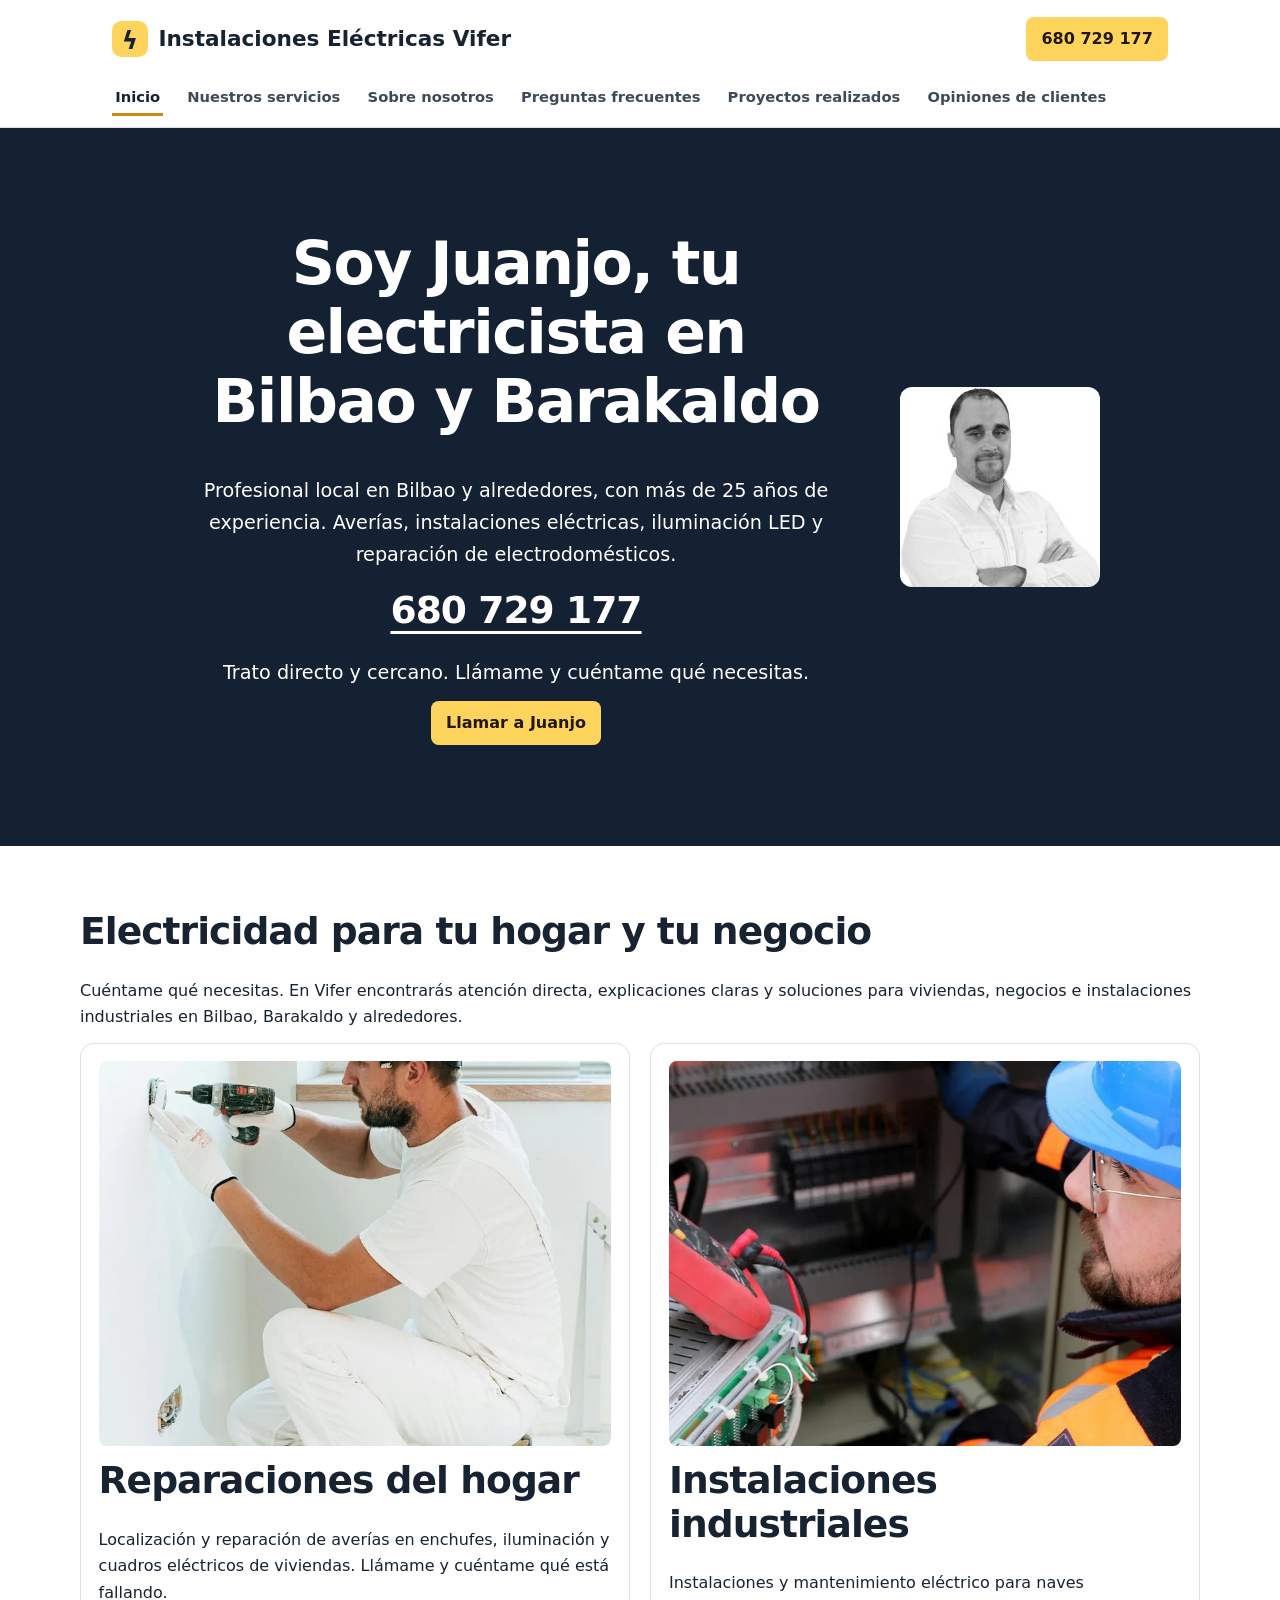
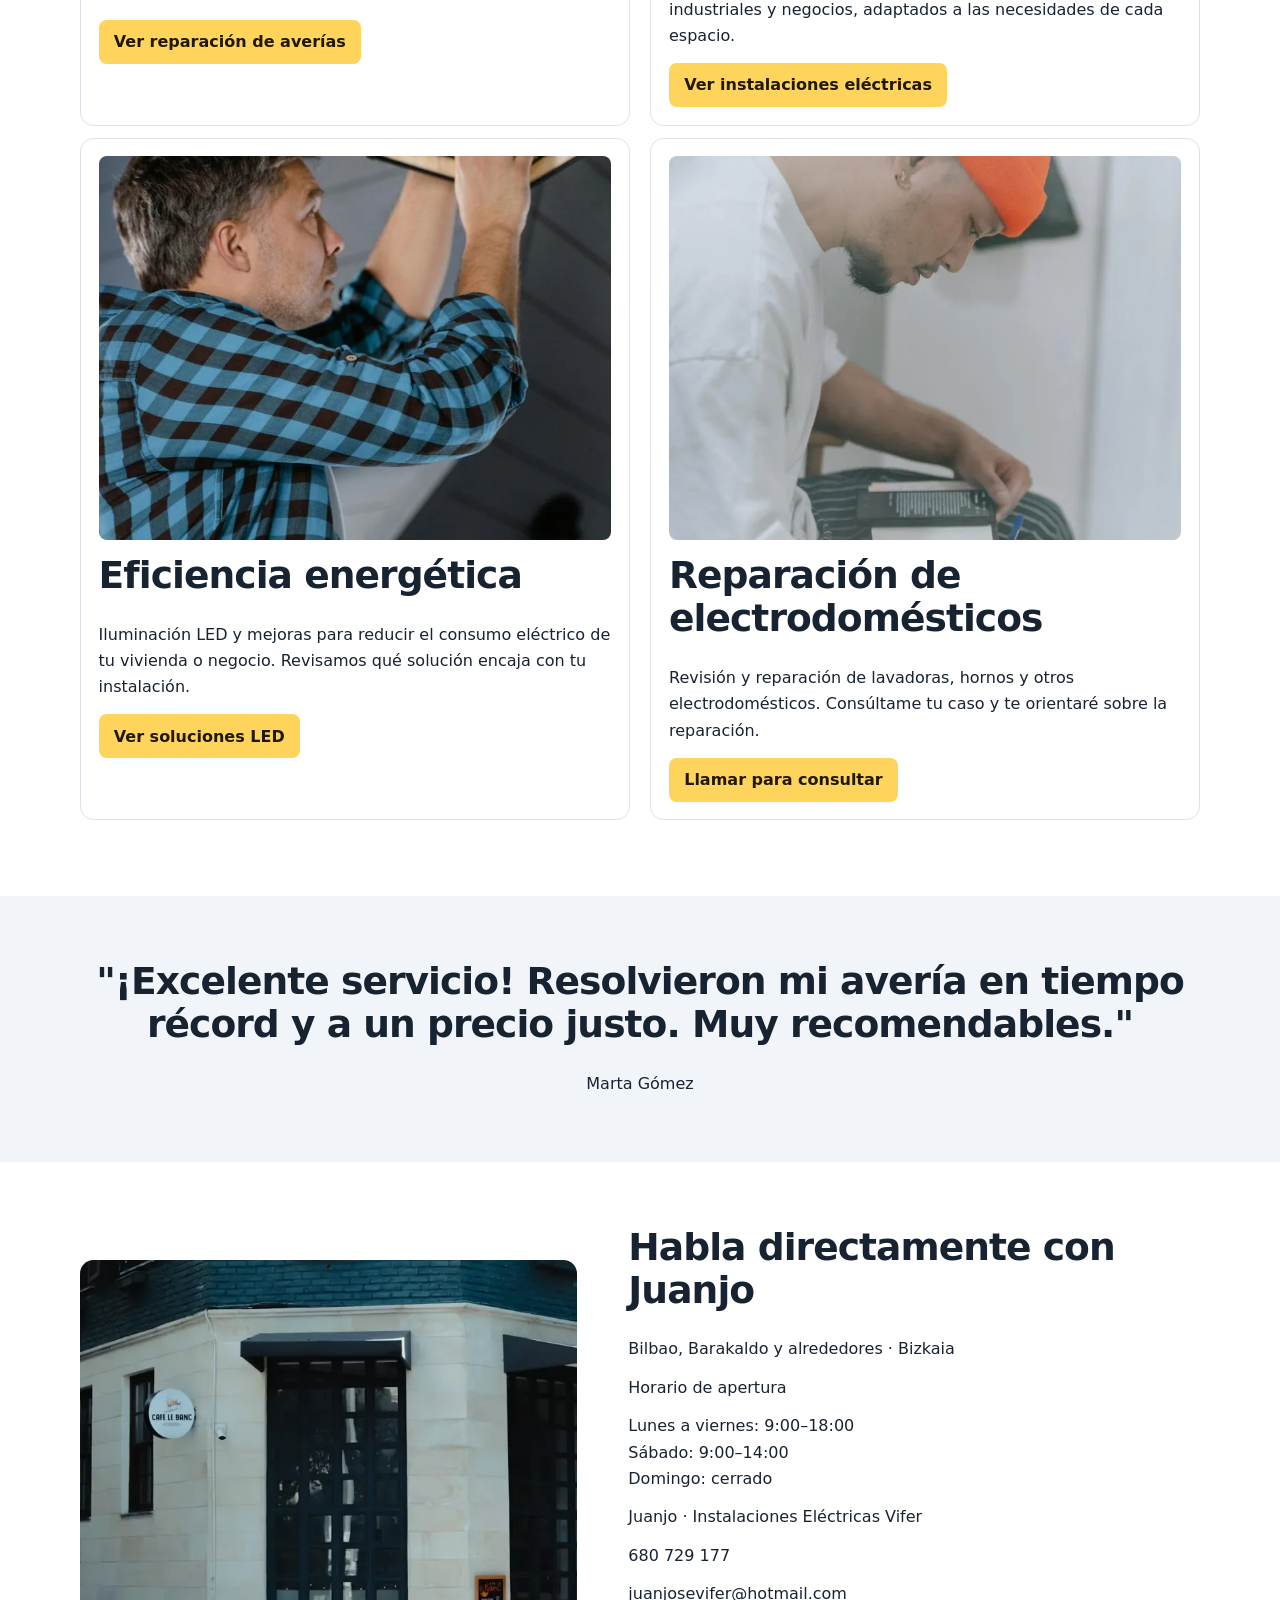
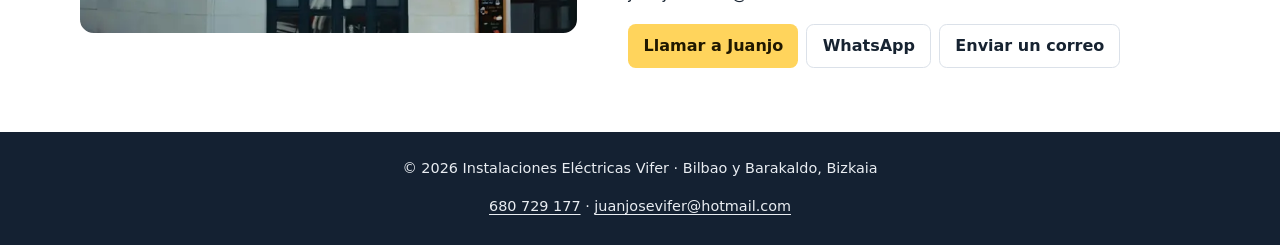
<file: index.html>
<!doctype html>
<html lang="es">
<head>
  <meta charset="utf-8">
  <meta name="viewport" content="width=device-width, initial-scale=1">
  <title>Electricista en Bilbao y Barakaldo | Instalaciones Eléctricas Vifer</title>
  <meta name="description" content="Electricista en Bilbao y Barakaldo. Instalaciones, reparación de averías y mantenimiento eléctrico para viviendas, comunidades y negocios. Llámanos al 680 729 177.">
  <link rel="canonical" href="https://www.instalacioneselectricasvifer.es/">
  <meta property="og:type" content="website">
  <meta property="og:locale" content="es_ES">
  <meta property="og:title" content="Electricista en Bilbao y Barakaldo | Instalaciones Eléctricas Vifer">
  <meta property="og:description" content="Electricista en Bilbao y Barakaldo. Instalaciones, reparación de averías y mantenimiento eléctrico para viviendas, comunidades y negocios. Llámanos al 680 729 177.">
  <meta property="og:url" content="https://www.instalacioneselectricasvifer.es/">
  <meta property="og:image" content="https://www.instalacioneselectricasvifer.es/assets/compartir-index.webp">
  <link rel="icon" type="image/svg+xml" href="./assets/icon.svg">
  <link rel="stylesheet" href="./assets/vifer.css?v=2">
  <script type="application/ld+json">{"@context": "https://schema.org", "@type": "Electrician", "@id": "https://www.instalacioneselectricasvifer.es/#vifer", "name": "Instalaciones Eléctricas Vifer", "url": "https://www.instalacioneselectricasvifer.es/", "telephone": "+34680729177", "areaServed": ["Bilbao", "Barakaldo"]}</script>
</head>
<body>
  <a class="skip" href="#contenido">Ir al contenido principal</a>
  <header class="site-header">
    <div class="top">
      <a class="brand" href="./"><span class="brand-icon" aria-hidden="true">ϟ</span><span>Instalaciones Eléctricas Vifer</span></a>
      <a class="button header-phone" href="tel:+34680729177">680 729 177</a>
    </div>
    <nav class="nav" aria-label="Menú principal">
      <a href="./" aria-current="page">Inicio</a>
      <a href="./nuestros-servicios/">Nuestros servicios</a>
      <a href="./sobre-nosotros/">Sobre nosotros</a>
      <a href="./preguntas-frecuentes/">Preguntas frecuentes</a>
      <a href="./proyectos-realizados/">Proyectos realizados</a>
      <a href="./opiniones-de-clientes/">Opiniones de clientes</a>
    </nav>
  </header>
  <main id="contenido">
<section id="jw-element-630784281" class="dark panel hero portrait-hero">
    <div class="panel-content"><div>
                    <div id="jw-element-630784282">
    
</div><div id="jw-element-630784283">
    <div>
            <h1 class="center">Soy Juanjo, tu electricista en Bilbao y Barakaldo</h1>    </div>
</div><div id="jw-element-630784284">
    <div>
            <p class="center">Profesional local en Bilbao y alrededores, con más de 25 años de experiencia. Averías, instalaciones eléctricas, iluminación LED y reparación de electrodomésticos.</p>
<h2 class="center"><a href="tel:+34680729177">680 729 177</a></h2>
<p class="center">Trato directo y cercano. Llámame y cuéntame qué necesitas.</p>    </div>
</div><div id="jw-element-630784285">
    <div class="center">
            <a class="button" href="tel:+34680729177">
                        <span>
                Llamar a Juanjo            </span>
        </a>
    </div>
</div><div id="jw-element-630784286">
    
</div></div></div>
    <img class="portrait hero-portrait" src="./assets/juanjo-vicente.png" width="200" height="200" alt="Juanjo Vicente, electricista de Instalaciones Eléctricas Vifer" fetchpriority="high">
</section>
<section id="jw-element-630784287" class="panel">
    <div class="panel-content"><div><div id="jw-element-630784288">
    <div>
            <h2>Electricidad para tu hogar y tu negocio</h2>    </div>
</div><div id="jw-element-630784289">
    <div>
            <p>Cuéntame qué necesitas. En Vifer encontrarás atención directa, explicaciones claras y soluciones para viviendas, negocios e instalaciones industriales en Bilbao, Barakaldo y alrededores.</p>    </div>
</div><div id="jw-element-630784290">
    
</div><div id="jw-element-630784291" class="columns">
    <div id="jw-element-630784292" class="column">
    <div id="jw-element-630784293">
    <div>
                            <picture>
                                            <img src="./assets/4981802.webp" width="800" height="560" alt="" loading="lazy" decoding="async">                    </picture>
            </div>
</div><div id="jw-element-630784294">
    <div>
            <h2>Reparaciones del hogar</h2>    </div>
</div><div id="jw-element-630784295">
    <div>
            <p>Localización y reparación de averías en enchufes, iluminación y cuadros eléctricos de viviendas. Llámame y cuéntame qué está fallando.</p>    </div>
</div><div id="jw-element-630784296">
    <div>
            <a class="button" href="./nuestros-servicios/">
                        <span>
                Ver reparación de averías            </span>
        </a>
    </div>
</div></div><div id="jw-element-630784297" class="column">
    <div id="jw-element-630784298">
    <div>
                            <picture>
                                            <img src="./assets/17842834.webp" width="800" height="560" alt="" loading="lazy" decoding="async">                    </picture>
            </div>
</div><div id="jw-element-630784299">
    <div>
            <h2>Instalaciones industriales</h2>    </div>
</div><div id="jw-element-630784300">
    <div>
            <p>Instalaciones y mantenimiento eléctrico para naves industriales y negocios, adaptados a las necesidades de cada espacio.</p>    </div>
</div><div id="jw-element-630784301">
    <div>
            <a class="button" href="./nuestros-servicios/">
                        <span>
                Ver instalaciones eléctricas            </span>
        </a>
    </div>
</div></div></div><div id="jw-element-630784302">
    
</div><div id="jw-element-630784303" class="columns">
    <div id="jw-element-630784304" class="column">
    <div id="jw-element-630784305">
    <div>
                            <picture>
                                            <img src="./assets/7640978.webp" width="800" height="560" alt="" loading="lazy" decoding="async">                    </picture>
            </div>
</div><div id="jw-element-630784306">
    <div>
            <h2>Eficiencia energética</h2>    </div>
</div><div id="jw-element-630784307">
    <div>
            <p>Iluminación LED y mejoras para reducir el consumo eléctrico de tu vivienda o negocio. Revisamos qué solución encaja con tu instalación.</p>    </div>
</div><div id="jw-element-630784308">
    <div>
            <a class="button" href="./nuestros-servicios/">
                        <span>
                Ver soluciones LED            </span>
        </a>
    </div>
</div></div><div id="jw-element-630784309" class="column">
    <div id="jw-element-630784310">
    <div>
                            <picture>
                                            <img src="./assets/8132480.webp" width="800" height="560" alt="" loading="lazy" decoding="async">                    </picture>
            </div>
</div><div id="jw-element-630784311">
    <div>
            <h2>Reparación de electrodomésticos</h2>    </div>
</div><div id="jw-element-630784312">
    <div>
            <p>Revisión y reparación de lavadoras, hornos y otros electrodomésticos. Consúltame tu caso y te orientaré sobre la reparación.</p>    </div>
</div><div id="jw-element-630784313">
    <div>
            <a class="button" href="tel:+34680729177">
                        <span>
                Llamar para consultar            </span>
        </a>
    </div>
</div></div></div><div id="jw-element-630784314">
    
</div></div></div></section>
<section id="jw-element-630784315" class="shaded panel">
    <div class="panel-content"><div><div id="jw-element-630784316">
    <div>
            <h2 class="center">"¡Excelente servicio! Resolvieron mi avería en tiempo récord y a un precio justo. Muy recomendables."</h2>    </div>
</div><div id="jw-element-630784317">
    <div>
            <p class="center">Marta Gómez</p>    </div>
</div></div></div></section>
<section id="contacto" class="split panel">
    <div class="panel-media"><div><div><img src="./assets/11256173.webp" width="700" height="1050" alt="" loading="lazy" decoding="async"></div></div></div><div class="panel-content"><div><div id="jw-element-630784319">
    <div>
            <h2>Habla directamente con Juanjo</h2>    </div>
</div><div id="jw-element-630784320">
    
</div><div id="jw-element-630784321">
    <div>
            <p>Bilbao, Barakaldo y alrededores · Bizkaia</p>    </div>
</div><div id="jw-element-630784322">
    
</div><div id="jw-element-630784323">
    <div>
            <p>Horario de apertura</p>    </div>
</div><div id="jw-element-630784324">
    <div>
            <p>Lunes a viernes: 9:00–18:00<br>Sábado: 9:00–14:00<br>Domingo: cerrado</p>    </div>
</div><div id="jw-element-630784325">
    
</div><div id="jw-element-630784326">
    <div>
            <p>Juanjo · Instalaciones Eléctricas Vifer</p>    </div>
</div><div id="jw-element-630784327">
    <div>
            <p>680 729 177</p>    </div>
</div><div id="jw-element-630784328">
    <div>
            <p>juanjosevifer@hotmail.com</p>    </div>
</div><div id="jw-element-630784329">
    
</div><div id="jw-element-630784330">
    <div>
                </div>
</div><div id="jw-element-630784331">
    
</div></div><p class="contact-actions"><a class="button" href="tel:+34680729177">Llamar a Juanjo</a><a class="button secondary" href="https://wa.me/34680729177">WhatsApp</a><a class="button secondary" href="mailto:juanjosevifer@hotmail.com">Enviar un correo</a></p></div></section>
  </main>
  <footer class="site-footer">
    <p>© 2026 Instalaciones Eléctricas Vifer · Bilbao y Barakaldo, Bizkaia</p>
    <p><a href="tel:+34680729177">680 729 177</a> · <a href="mailto:juanjosevifer@hotmail.com">juanjosevifer@hotmail.com</a></p>
  </footer>
</body>
</html>
</file>
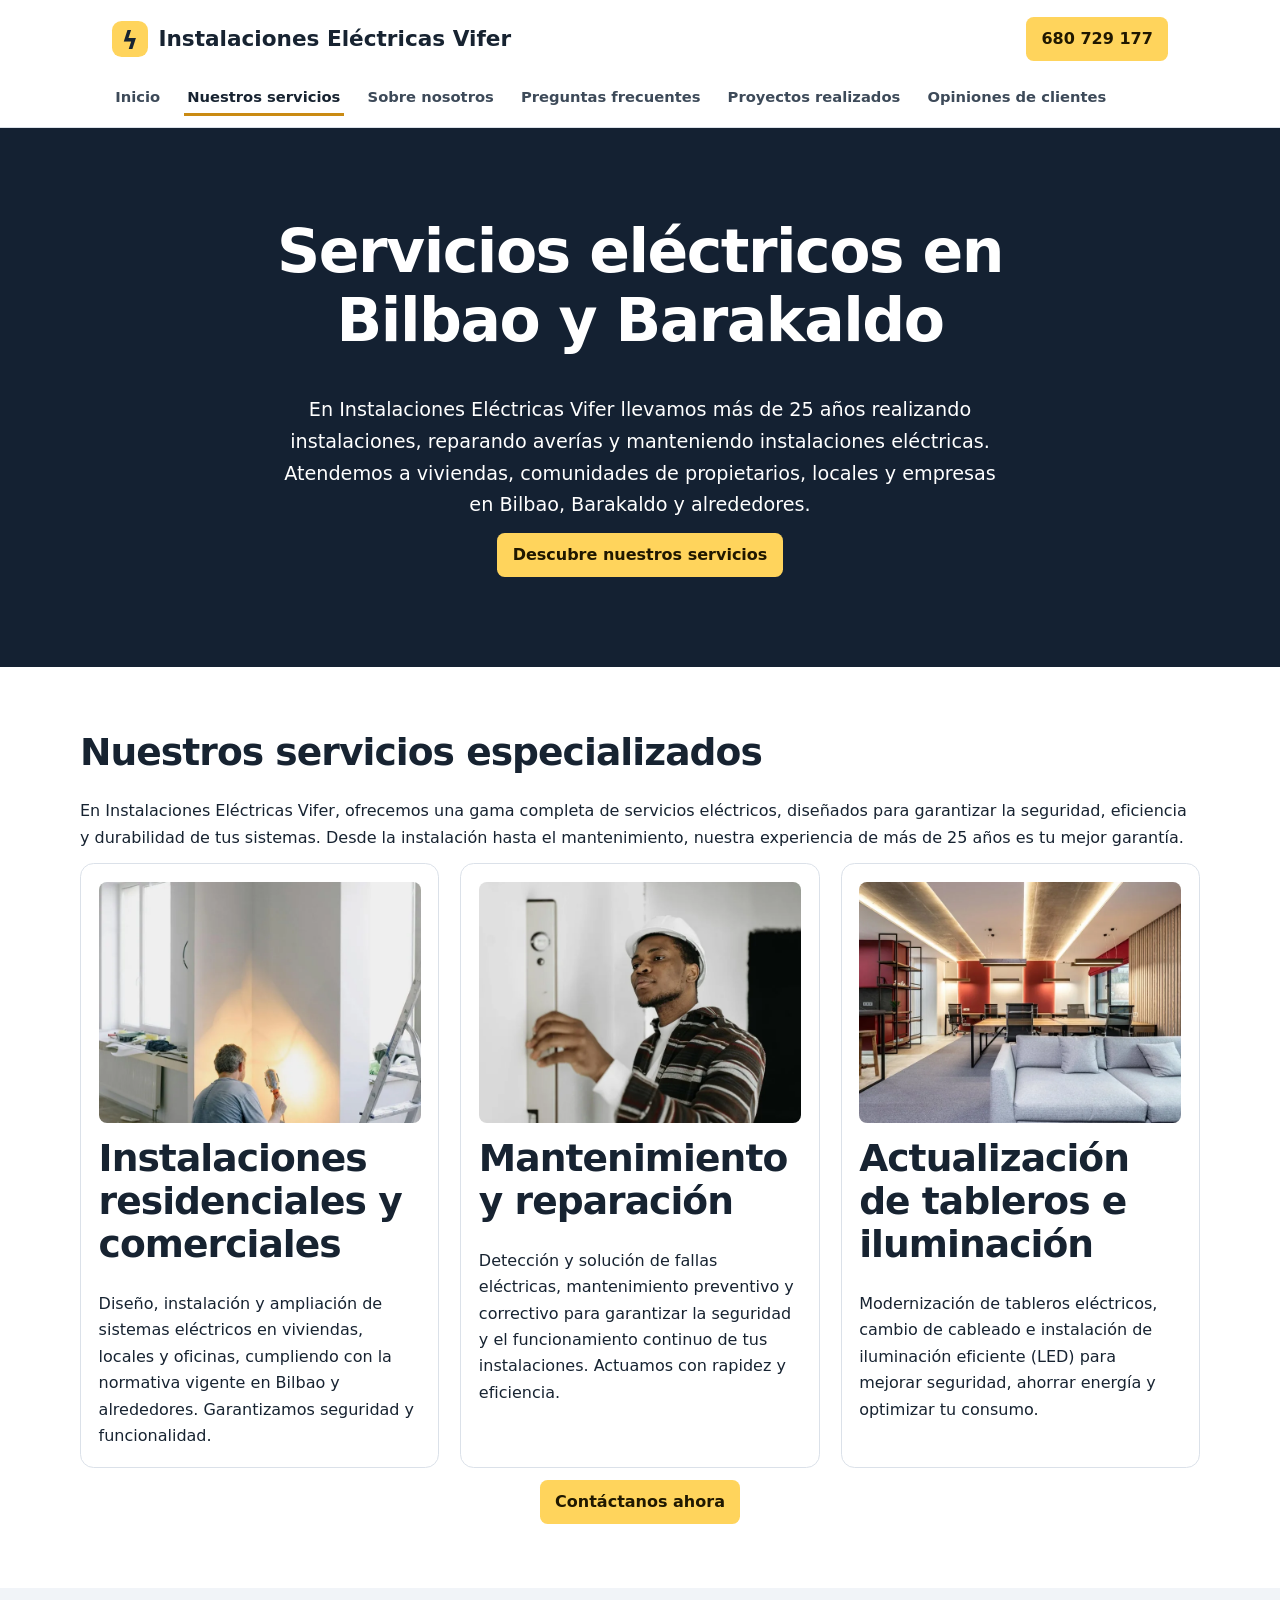
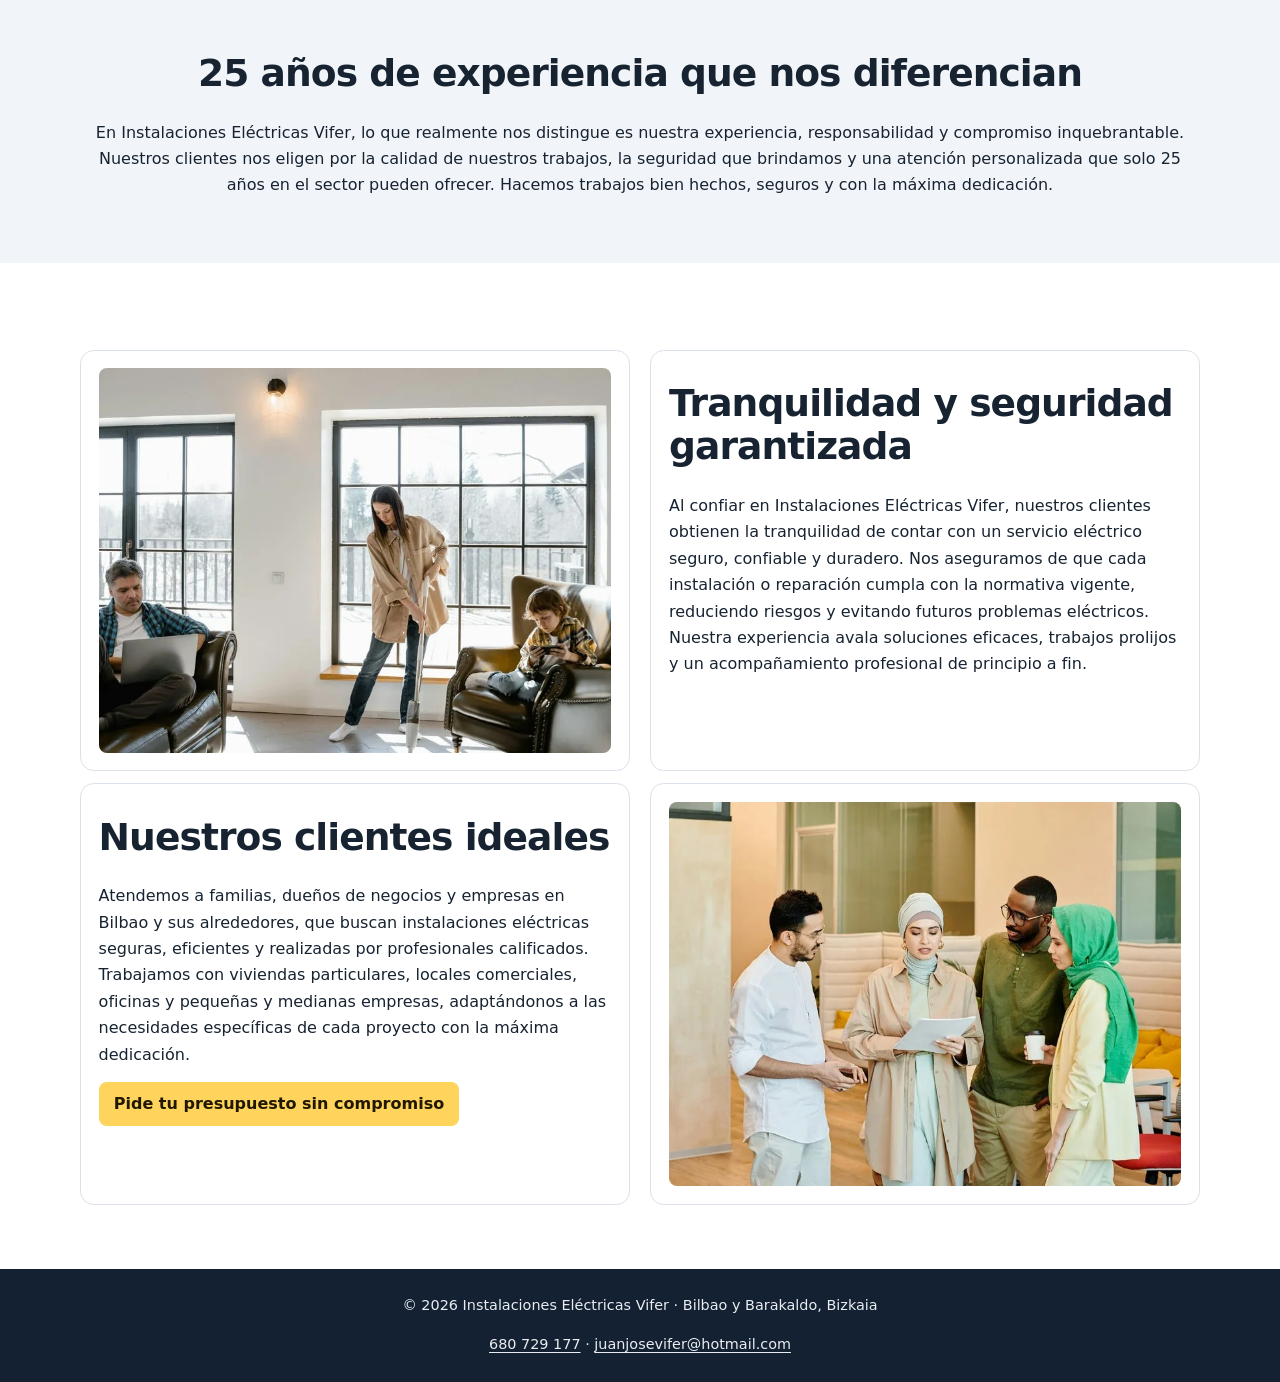
<file: nuestros-servicios/index.html>
<!doctype html>
<html lang="es">
<head>
  <meta charset="utf-8">
  <meta name="viewport" content="width=device-width, initial-scale=1">
  <title>Servicios eléctricos en Bilbao y Barakaldo | Vifer</title>
  <meta name="description" content="Instalaciones, averías, mantenimiento eléctrico e iluminación LED en Bilbao y Barakaldo para viviendas, comunidades, comercios y empresas.">
  <link rel="canonical" href="https://www.instalacioneselectricasvifer.es/nuestros-servicios/">
  <meta property="og:type" content="website">
  <meta property="og:locale" content="es_ES">
  <meta property="og:title" content="Servicios eléctricos en Bilbao y Barakaldo | Vifer">
  <meta property="og:description" content="Instalaciones, averías, mantenimiento eléctrico e iluminación LED en Bilbao y Barakaldo para viviendas, comunidades, comercios y empresas.">
  <meta property="og:url" content="https://www.instalacioneselectricasvifer.es/nuestros-servicios/">
  <meta property="og:image" content="https://www.instalacioneselectricasvifer.es/assets/compartir-nuestros-servicios.webp">
  <link rel="icon" type="image/svg+xml" href="../assets/icon.svg">
  <link rel="stylesheet" href="../assets/vifer.css">
  <script type="application/ld+json">{"@context": "https://schema.org", "@type": "Electrician", "@id": "https://www.instalacioneselectricasvifer.es/#vifer", "name": "Instalaciones Eléctricas Vifer", "url": "https://www.instalacioneselectricasvifer.es/", "telephone": "+34680729177", "areaServed": ["Bilbao", "Barakaldo"]}</script>
</head>
<body>
  <a class="skip" href="#contenido">Ir al contenido principal</a>
  <header class="site-header">
    <div class="top">
      <a class="brand" href="../"><span class="brand-icon" aria-hidden="true">ϟ</span><span>Instalaciones Eléctricas Vifer</span></a>
      <a class="button header-phone" href="tel:+34680729177">680 729 177</a>
    </div>
    <nav class="nav" aria-label="Menú principal">
      <a href="../">Inicio</a>
      <a href="../nuestros-servicios/" aria-current="page">Nuestros servicios</a>
      <a href="../sobre-nosotros/">Sobre nosotros</a>
      <a href="../preguntas-frecuentes/">Preguntas frecuentes</a>
      <a href="../proyectos-realizados/">Proyectos realizados</a>
      <a href="../opiniones-de-clientes/">Opiniones de clientes</a>
    </nav>
  </header>
  <main id="contenido">
<section id="jw-element-639934960" class="narrow accent panel hero">
    <div class="panel-content"><div>
                    <div id="jw-element-639934961">
    <div>
            <h1 class="center">Servicios eléctricos en Bilbao y Barakaldo</h1>    </div>
</div><div id="jw-element-639934962">
    <div>
            <p class="center">En Instalaciones Eléctricas Vifer llevamos más de 25 años realizando instalaciones, reparando averías y manteniendo instalaciones eléctricas. Atendemos a viviendas, comunidades de propietarios, locales y empresas en Bilbao, Barakaldo y alrededores.</p>    </div>
</div><div id="jw-element-639934963">
    <div class="center">
            <a class="button" href="../nuestros-servicios/#jw-element-639934965">
                        <span>
                Descubre nuestros servicios
             </span>
        </a>
    </div>
</div></div></div></section>
<section id="jw-element-639934964" class="panel">
    <div class="panel-content"><div><div id="jw-element-639934965">
    <div>
            <h2>Nuestros servicios especializados</h2>    </div>
</div><div id="jw-element-639934966">
    <div>
            <p>En Instalaciones Eléctricas Vifer, ofrecemos una gama completa de servicios eléctricos, diseñados para garantizar la seguridad, eficiencia y durabilidad de tus sistemas. Desde la instalación hasta el mantenimiento, nuestra experiencia de más de 25 años es tu mejor garantía.</p>    </div>
</div><div id="jw-element-639934967">
    
</div><div id="jw-element-639934968" class="columns">
    <div id="jw-element-639934969" class="column">
    <div id="jw-element-639934970">
    <div>
                            <picture>
                                            <img src="../assets/5691686.webp" width="800" height="600" alt="" loading="lazy" decoding="async">                    </picture>
            </div>
</div><div id="jw-element-639934971">
    <div>
            <h2>Instalaciones residenciales y comerciales</h2>    </div>
</div><div id="jw-element-639934972">
    <div>
            <p>Diseño, instalación y ampliación de sistemas eléctricos en viviendas, locales y oficinas, cumpliendo con la normativa vigente en Bilbao y alrededores. Garantizamos seguridad y funcionalidad.</p>    </div>
</div></div><div id="jw-element-639934973" class="column">
    <div id="jw-element-639934974">
    <div>
                            <picture>
                                            <img src="../assets/7937712.webp" width="800" height="600" alt="" loading="lazy" decoding="async">                    </picture>
            </div>
</div><div id="jw-element-639934975">
    <div>
            <h2>Mantenimiento y reparación</h2>    </div>
</div><div id="jw-element-639934976">
    <div>
            <p>Detección y solución de fallas eléctricas, mantenimiento preventivo y correctivo para garantizar la seguridad y el funcionamiento continuo de tus instalaciones. Actuamos con rapidez y eficiencia.</p>    </div>
</div></div><div id="jw-element-639934977" class="column">
    <div id="jw-element-639934978">
    <div>
                            <picture>
                                            <img src="../assets/6899397.webp" width="800" height="600" alt="" loading="lazy" decoding="async">                    </picture>
            </div>
</div><div id="jw-element-639934979">
    <div>
            <h2>Actualización de tableros e iluminación</h2>    </div>
</div><div id="jw-element-639934980">
    <div>
            <p>Modernización de tableros eléctricos, cambio de cableado e instalación de iluminación eficiente (LED) para mejorar seguridad, ahorrar energía y optimizar tu consumo.</p>    </div>
</div></div></div><div id="jw-element-639934981">
    
</div><div id="jw-element-639934982">
    <div class="center">
            <a class="button" href="tel:+34680729177">
                        <span>
                Contáctanos ahora            </span>
        </a>
    </div>
</div></div></div></section>
<section id="jw-element-639934983" class="shaded panel">
    <div class="panel-content"><div><div id="jw-element-639934984">
    <div>
            <h2 class="center">25 años de experiencia que nos diferencian</h2>    </div>
</div><div id="jw-element-639934985">
    <div>
            <p class="center">En Instalaciones Eléctricas Vifer, lo que realmente nos distingue es nuestra experiencia, responsabilidad y compromiso inquebrantable. Nuestros clientes nos eligen por la calidad de nuestros trabajos, la seguridad que brindamos y una atención personalizada que solo 25 años en el sector pueden ofrecer. Hacemos trabajos bien hechos, seguros y con la máxima dedicación.</p>    </div>
</div></div></div></section>
<section id="jw-element-639934986" class="panel">
    <div class="panel-content"><div><div id="jw-element-639934987" class="columns">
    <div id="jw-element-639934988" class="column">
    <div id="jw-element-639934989">
    <div>
                            <picture>
                                            <img src="../assets/7641540.webp" width="800" height="576" alt="" loading="lazy" decoding="async">                    </picture>
            </div>
</div></div><div id="jw-element-639934990" class="column">
    <div id="jw-element-639934991">
    
</div><div id="jw-element-639934992">
    <div>
            <h2>Tranquilidad y seguridad garantizada</h2>    </div>
</div><div id="jw-element-639934993">
    <div>
            <p>Al confiar en Instalaciones Eléctricas Vifer, nuestros clientes obtienen la tranquilidad de contar con un servicio eléctrico seguro, confiable y duradero. Nos aseguramos de que cada instalación o reparación cumpla con la normativa vigente, reduciendo riesgos y evitando futuros problemas eléctricos. Nuestra experiencia avala soluciones eficaces, trabajos prolijos y un acompañamiento profesional de principio a fin.</p>    </div>
</div></div></div><div id="jw-element-639934994" class="columns">
    <div id="jw-element-639934995" class="column">
    <div id="jw-element-639934996">
    
</div><div id="jw-element-639934997">
    <div>
            <h2>Nuestros clientes ideales</h2>    </div>
</div><div id="jw-element-639934998">
    <div>
            <p>Atendemos a familias, dueños de negocios y empresas en Bilbao y sus alrededores, que buscan instalaciones eléctricas seguras, eficientes y realizadas por profesionales calificados. Trabajamos con viviendas particulares, locales comerciales, oficinas y pequeñas y medianas empresas, adaptándonos a las necesidades específicas de cada proyecto con la máxima dedicación.</p>    </div>
</div><div id="jw-element-639934999">
    <div>
            <a class="button" href="tel:+34680729177">
                        <span>
                Pide tu presupuesto sin compromiso            </span>
        </a>
    </div>
</div></div><div id="jw-element-639935000" class="column">
    <div id="jw-element-639935001">
    <div>
                            <picture>
                                            <img src="../assets/8068161.webp" width="800" height="591" alt="" loading="lazy" decoding="async">                    </picture>
            </div>
</div></div></div></div></div></section>
  </main>
  <footer class="site-footer">
    <p>© 2026 Instalaciones Eléctricas Vifer · Bilbao y Barakaldo, Bizkaia</p>
    <p><a href="tel:+34680729177">680 729 177</a> · <a href="mailto:juanjosevifer@hotmail.com">juanjosevifer@hotmail.com</a></p>
  </footer>
</body>
</html>
</file>
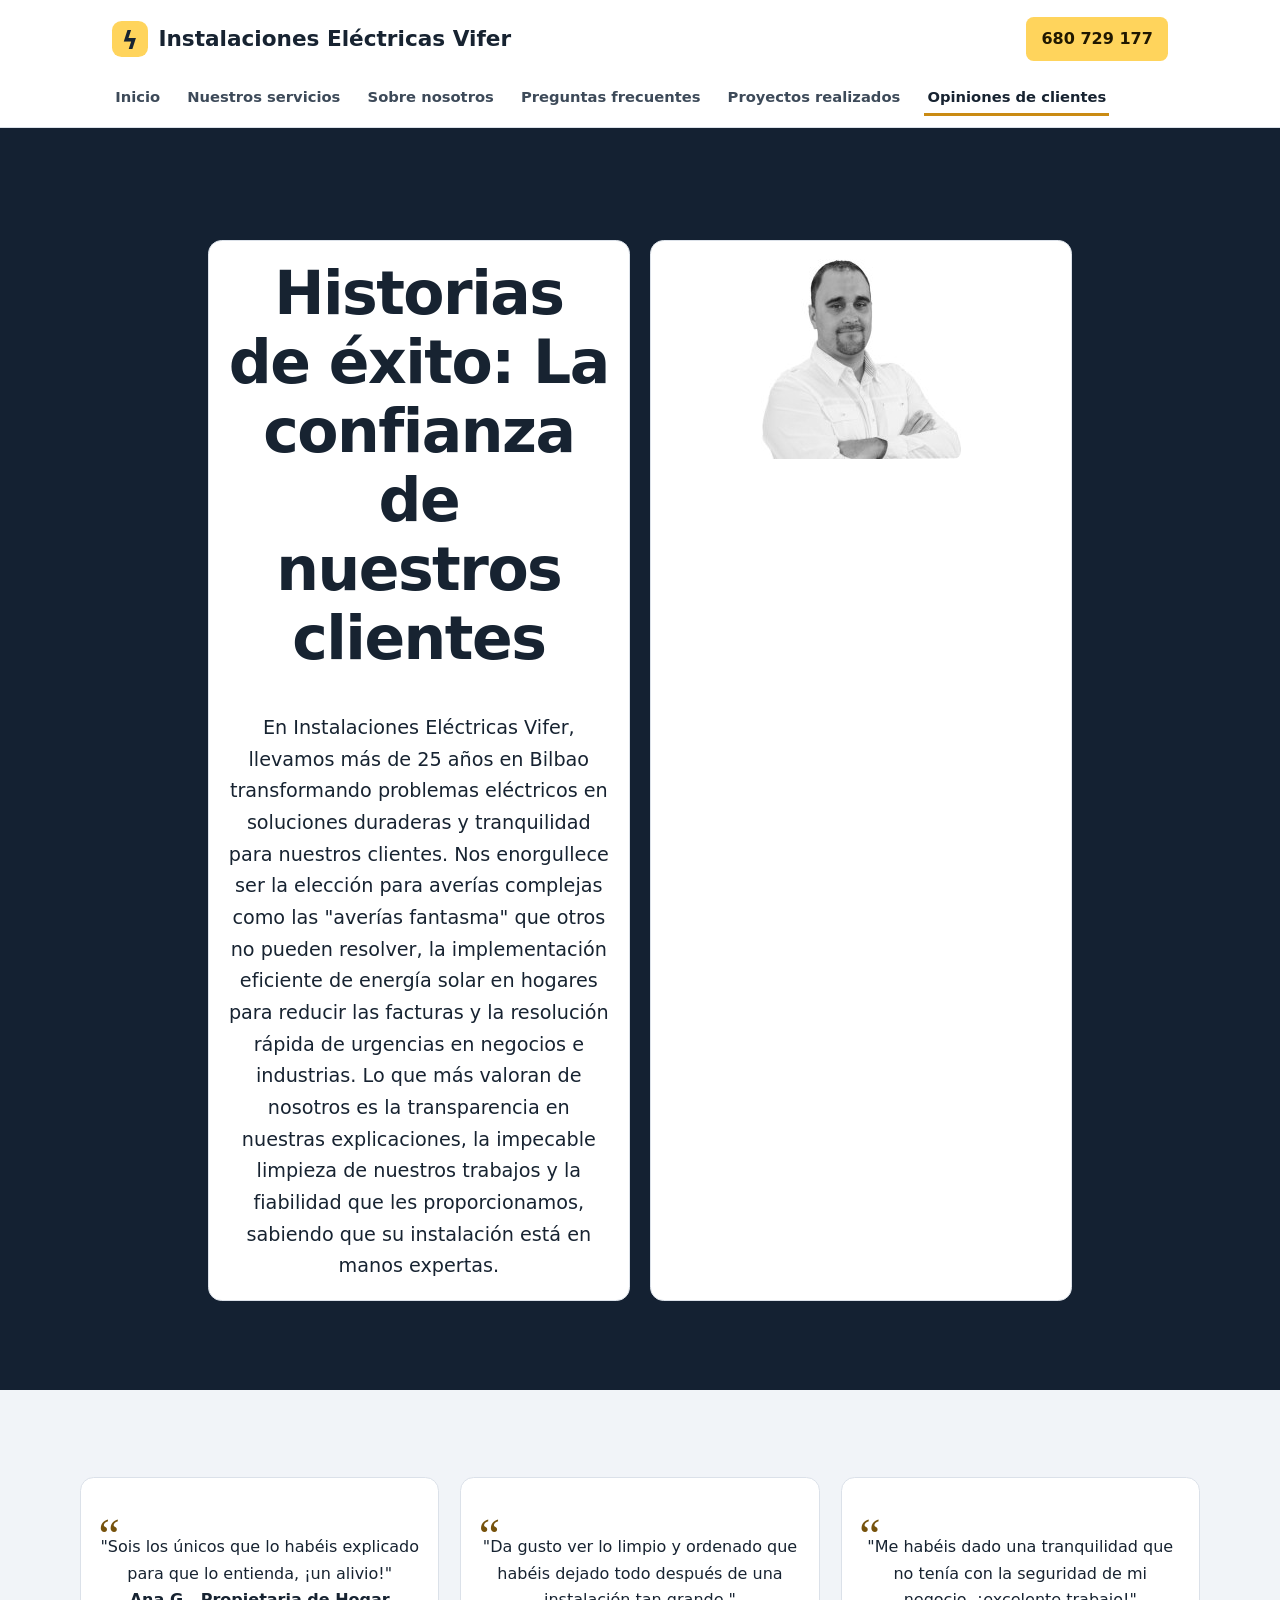
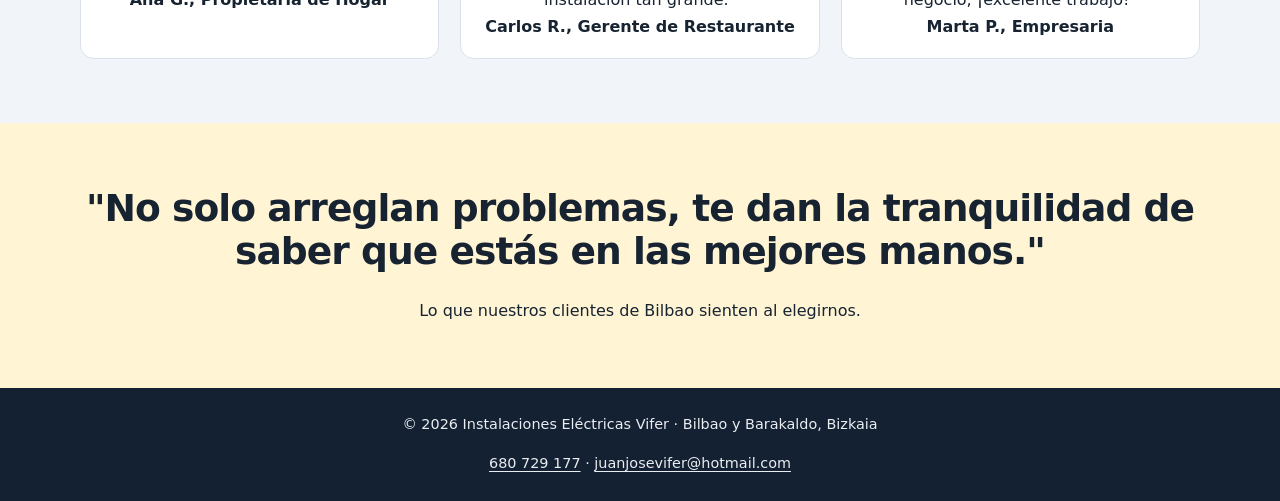
<file: opiniones-de-clientes/index.html>
<!doctype html>
<html lang="es">
<head>
  <meta charset="utf-8">
  <meta name="viewport" content="width=device-width, initial-scale=1">
  <title>Opiniones de Clientes | Instalaciones eléctricas Vifer</title>
  <meta name="description" content="Lee las opiniones sobre los trabajos de reparación, instalación y mantenimiento de Instalaciones Eléctricas Vifer.">
  <link rel="canonical" href="https://www.instalacioneselectricasvifer.es/opiniones-de-clientes/">
  <meta property="og:type" content="website">
  <meta property="og:locale" content="es_ES">
  <meta property="og:title" content="Opiniones de Clientes | Instalaciones eléctricas Vifer">
  <meta property="og:description" content="Lee las opiniones sobre los trabajos de reparación, instalación y mantenimiento de Instalaciones Eléctricas Vifer.">
  <meta property="og:url" content="https://www.instalacioneselectricasvifer.es/opiniones-de-clientes/">
  <meta property="og:image" content="https://www.instalacioneselectricasvifer.es/assets/compartir-opiniones-de-clientes.webp">
  <link rel="icon" type="image/svg+xml" href="../assets/icon.svg">
  <link rel="stylesheet" href="../assets/vifer.css?v=2">
  <script type="application/ld+json">{"@context": "https://schema.org", "@type": "Electrician", "@id": "https://www.instalacioneselectricasvifer.es/#vifer", "name": "Instalaciones Eléctricas Vifer", "url": "https://www.instalacioneselectricasvifer.es/", "telephone": "+34680729177", "areaServed": ["Bilbao", "Barakaldo"]}</script>
</head>
<body>
  <a class="skip" href="#contenido">Ir al contenido principal</a>
  <header class="site-header">
    <div class="top">
      <a class="brand" href="../"><span class="brand-icon" aria-hidden="true">ϟ</span><span>Instalaciones Eléctricas Vifer</span></a>
      <a class="button header-phone" href="tel:+34680729177">680 729 177</a>
    </div>
    <nav class="nav" aria-label="Menú principal">
      <a href="../">Inicio</a>
      <a href="../nuestros-servicios/">Nuestros servicios</a>
      <a href="../sobre-nosotros/">Sobre nosotros</a>
      <a href="../preguntas-frecuentes/">Preguntas frecuentes</a>
      <a href="../proyectos-realizados/">Proyectos realizados</a>
      <a href="../opiniones-de-clientes/" aria-current="page">Opiniones de clientes</a>
    </nav>
  </header>
  <main id="contenido">
<section id="jw-element-639984050" class="panel hero">
    <div class="panel-content"><div>
                    <div id="jw-element-639984051" class="columns">
    <div id="jw-element-639984052" class="column">
    <div id="jw-element-639984053">
    <div>
            <h1>Historias de éxito: La confianza de nuestros clientes</h1>    </div>
</div><div id="jw-element-639984054">
    <div>
            <p>En Instalaciones Eléctricas Vifer, llevamos más de 25 años en Bilbao transformando problemas eléctricos en soluciones duraderas y tranquilidad para nuestros clientes. Nos enorgullece ser la elección para averías complejas como las "averías fantasma" que otros no pueden resolver, la implementación eficiente de energía solar en hogares para reducir las facturas y la resolución rápida de urgencias en negocios e industrias. Lo que más valoran de nosotros es la transparencia en nuestras explicaciones, la impecable limpieza de nuestros trabajos y la fiabilidad que les proporcionamos, sabiendo que su instalación está en manos expertas.</p>    </div>
</div></div><div id="jw-element-639984055" class="column">
    <div id="jw-element-639984056">
    <div>
                            <picture>
                                            <img class="portrait review-portrait" src="../assets/juanjo-vicente.png" width="200" height="200" alt="Juanjo Vicente, electricista de Instalaciones Eléctricas Vifer" decoding="async">                    </picture>
            </div>
</div></div></div></div></div></section>
<section id="jw-element-639984057" class="shaded panel">
    <div class="panel-content"><div><div id="jw-element-639984058" class="columns">
    <div id="jw-element-639984059" class="column">
    <div id="jw-element-639984060">
    <div id="jw-element-639984061">
    <div class="quote-mark">
                            <picture>
                            <div>
                    <div></div>
                </div>
                    </picture>
            </div>
</div><div id="jw-element-639984062">
    <div>
            <p class="center">"Sois los únicos que lo habéis explicado para que lo entienda, ¡un alivio!"</p>    </div>
</div><div id="jw-element-639984063">
    <div>
            <p class="center"><strong>Ana G., Propietaria de Hogar</strong></p>    </div>
</div></div></div><div id="jw-element-639984064" class="column">
    <div id="jw-element-639984065">
    <div id="jw-element-639984066">
    <div class="quote-mark">
                            <picture>
                            <div>
                    <div></div>
                </div>
                    </picture>
            </div>
</div><div id="jw-element-639984067">
    <div>
            <p class="center">"Da gusto ver lo limpio y ordenado que habéis dejado todo después de una instalación tan grande."</p>    </div>
</div><div id="jw-element-639984068">
    <div>
            <p class="center"><strong>Carlos R., Gerente de Restaurante</strong></p>    </div>
</div></div></div><div id="jw-element-639984069" class="column">
    <div id="jw-element-639984070">
    <div id="jw-element-639984071">
    <div class="quote-mark">
                            <picture>
                            <div>
                    <div></div>
                </div>
                    </picture>
            </div>
</div><div id="jw-element-639984073">
    <div>
            <p class="center">"Me habéis dado una tranquilidad que no tenía con la seguridad de mi negocio, ¡excelente trabajo!"</p>    </div>
</div><div id="jw-element-639984074">
    <div>
            <p class="center"><strong>Marta P., Empresaria</strong></p>    </div>
</div></div></div></div></div></div></section>
<section id="jw-element-639984075" class="accent panel">
    <div class="panel-content"><div><div id="jw-element-639984076">
    <div>
            <h2 class="center">"No solo arreglan problemas, te dan la tranquilidad de saber que estás en las mejores manos."</h2>    </div>
</div><div id="jw-element-639984077">
    <div>
            <p class="center">Lo que nuestros clientes de Bilbao sienten al elegirnos.</p>    </div>
</div></div></div></section>
  </main>
  <footer class="site-footer">
    <p>© 2026 Instalaciones Eléctricas Vifer · Bilbao y Barakaldo, Bizkaia</p>
    <p><a href="tel:+34680729177">680 729 177</a> · <a href="mailto:juanjosevifer@hotmail.com">juanjosevifer@hotmail.com</a></p>
  </footer>
</body>
</html>
</file>
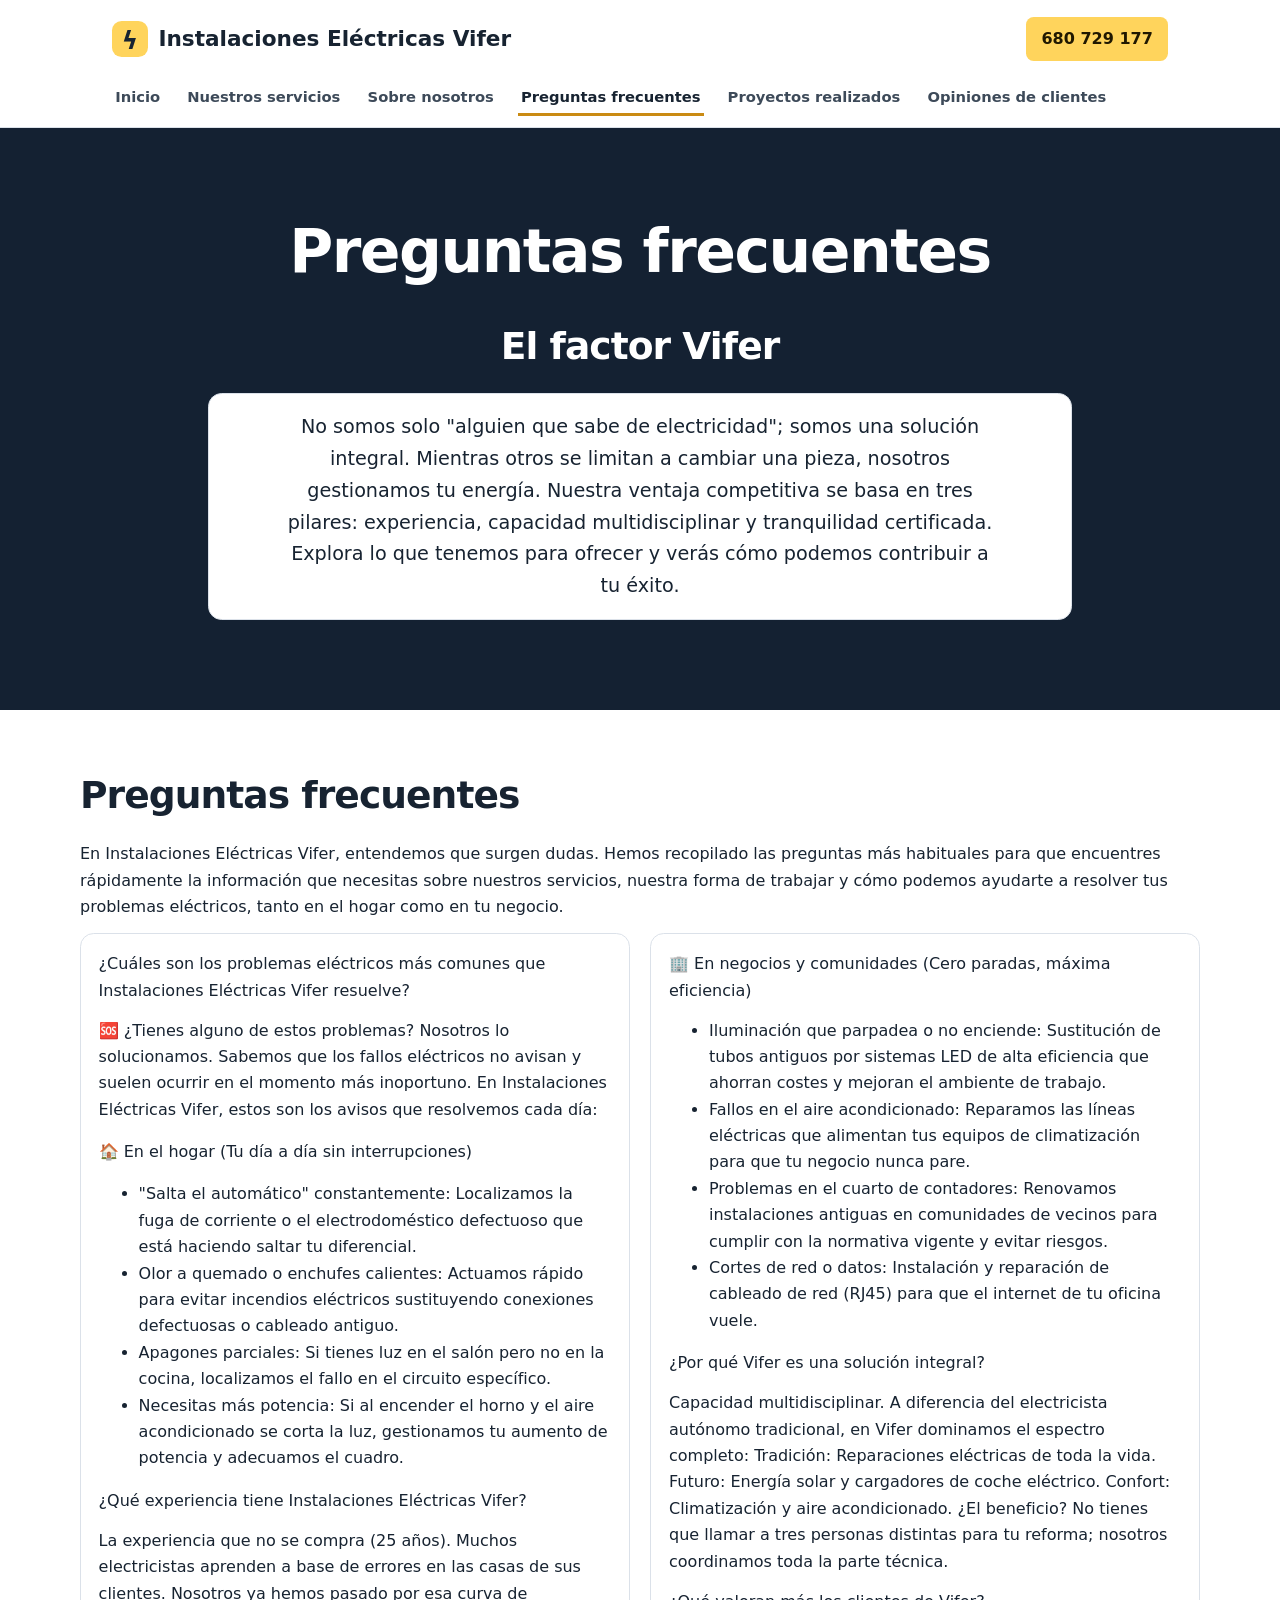
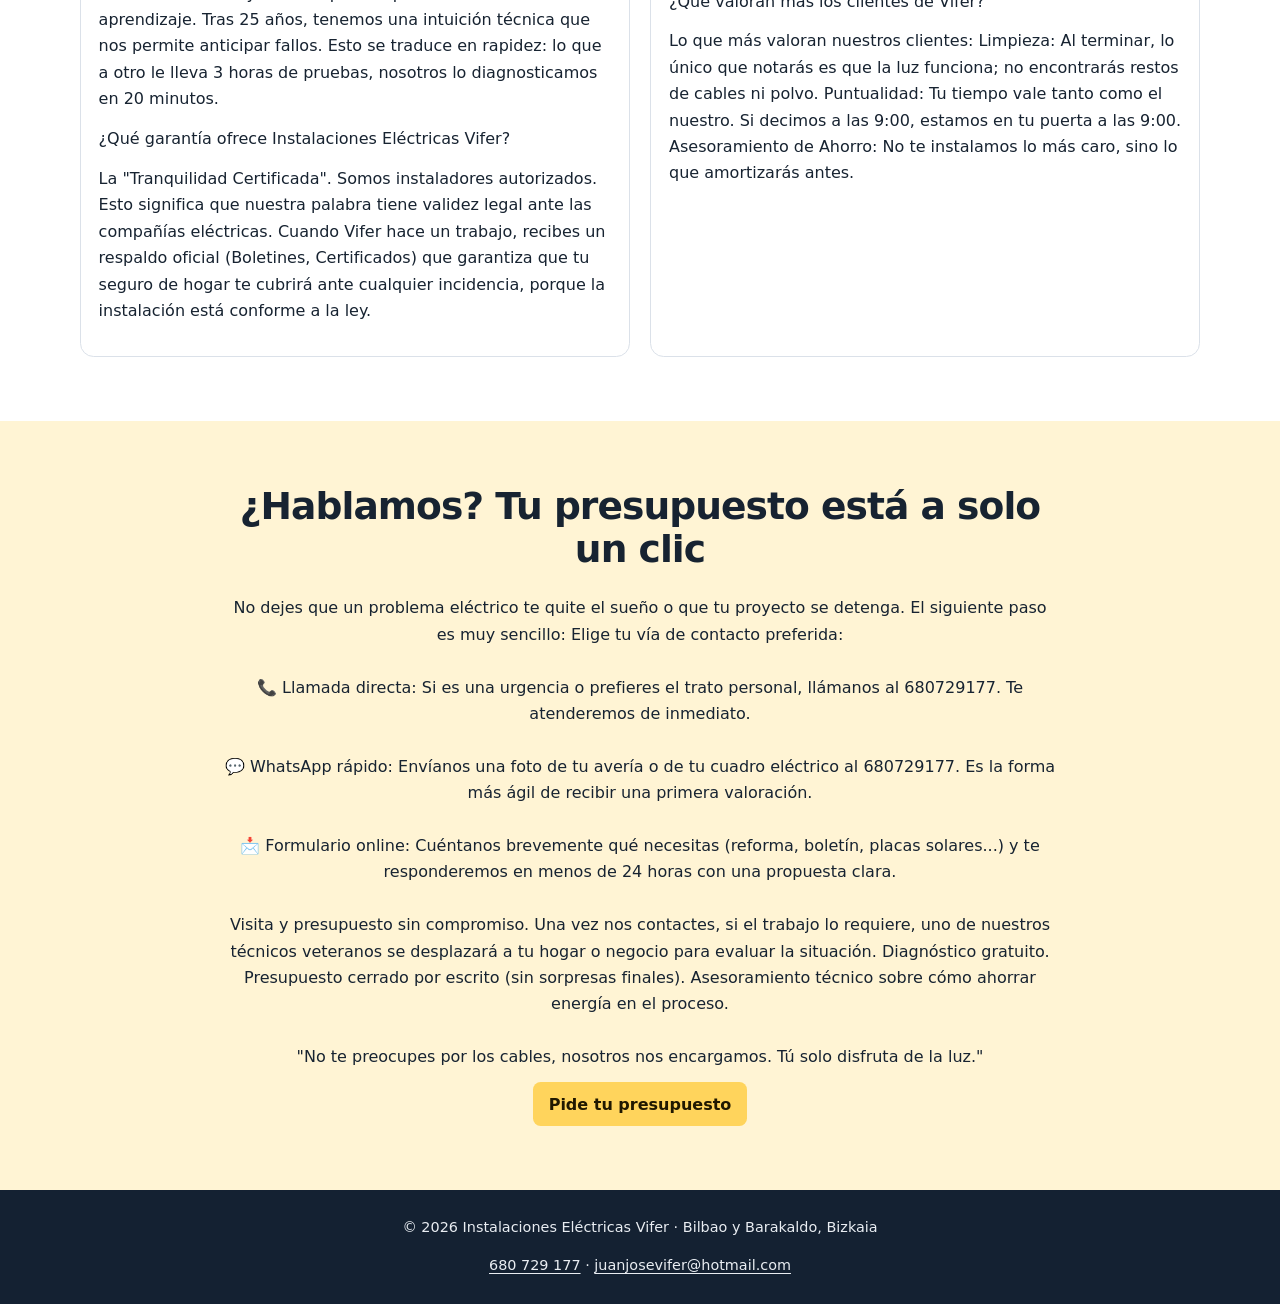
<file: preguntas-frecuentes/index.html>
<!doctype html>
<html lang="es">
<head>
  <meta charset="utf-8">
  <meta name="viewport" content="width=device-width, initial-scale=1">
  <title>Preguntas Frecuentes | Instalaciones Eléctricas Vifer</title>
  <meta name="description" content="Respuestas de Instalaciones Eléctricas Vifer sobre averías, certificados eléctricos, puntos de recarga y trabajos en comunidades.">
  <link rel="canonical" href="https://www.instalacioneselectricasvifer.es/preguntas-frecuentes/">
  <meta property="og:type" content="website">
  <meta property="og:locale" content="es_ES">
  <meta property="og:title" content="Preguntas Frecuentes | Instalaciones Eléctricas Vifer">
  <meta property="og:description" content="Respuestas de Instalaciones Eléctricas Vifer sobre averías, certificados eléctricos, puntos de recarga y trabajos en comunidades.">
  <meta property="og:url" content="https://www.instalacioneselectricasvifer.es/preguntas-frecuentes/">
  <meta property="og:image" content="https://www.instalacioneselectricasvifer.es/assets/compartir-preguntas-frecuentes.webp">
  <link rel="icon" type="image/svg+xml" href="../assets/icon.svg">
  <link rel="stylesheet" href="../assets/vifer.css">
  <script type="application/ld+json">{"@context": "https://schema.org", "@type": "Electrician", "@id": "https://www.instalacioneselectricasvifer.es/#vifer", "name": "Instalaciones Eléctricas Vifer", "url": "https://www.instalacioneselectricasvifer.es/", "telephone": "+34680729177", "areaServed": ["Bilbao", "Barakaldo"]}</script>
</head>
<body>
  <a class="skip" href="#contenido">Ir al contenido principal</a>
  <header class="site-header">
    <div class="top">
      <a class="brand" href="../"><span class="brand-icon" aria-hidden="true">ϟ</span><span>Instalaciones Eléctricas Vifer</span></a>
      <a class="button header-phone" href="tel:+34680729177">680 729 177</a>
    </div>
    <nav class="nav" aria-label="Menú principal">
      <a href="../">Inicio</a>
      <a href="../nuestros-servicios/">Nuestros servicios</a>
      <a href="../sobre-nosotros/">Sobre nosotros</a>
      <a href="../preguntas-frecuentes/" aria-current="page">Preguntas frecuentes</a>
      <a href="../proyectos-realizados/">Proyectos realizados</a>
      <a href="../opiniones-de-clientes/">Opiniones de clientes</a>
    </nav>
  </header>
  <main id="contenido">
<section id="jw-element-639974916" class="shaded panel hero">
    <div class="panel-content"><div>
                    <div id="jw-element-639974917">
    <div>
            <h1>Preguntas frecuentes</h1>    <h2>El factor Vifer</h2></div>
</div><div id="jw-element-639974918" class="columns">
    <div id="jw-element-639974919" class="column">
    <div id="jw-element-639974920">
    <div>
            <p>No somos solo "alguien que sabe de electricidad"; somos una solución integral. Mientras otros se limitan a cambiar una pieza, nosotros gestionamos tu energía. Nuestra ventaja competitiva se basa en tres pilares: experiencia, capacidad multidisciplinar y tranquilidad certificada. Explora lo que tenemos para ofrecer y verás cómo podemos contribuir a tu éxito.</p>    </div>
</div></div></div></div></div></section>
<section id="jw-element-639974922" class="panel">
    <div class="panel-content"><div><div id="jw-element-639974923">
    <div>
            <h2>Preguntas frecuentes</h2>    </div>
</div><div id="jw-element-639974924">
    <div>
            <p>En Instalaciones Eléctricas Vifer, entendemos que surgen dudas. Hemos recopilado las preguntas más habituales para que encuentres rápidamente la información que necesitas sobre nuestros servicios, nuestra forma de trabajar y cómo podemos ayudarte a resolver tus problemas eléctricos, tanto en el hogar como en tu negocio.</p>    </div>
</div><div id="jw-element-639974925">
    
</div><div id="jw-element-639974926" class="columns">
    <div id="jw-element-639974927" class="column">
    <div id="jw-element-639974928">
    <div>
            <p>¿Cuáles son los problemas eléctricos más comunes que Instalaciones Eléctricas Vifer resuelve?</p>    </div>
</div><div id="jw-element-639974929">
    <div>
            <p>🆘 ¿Tienes alguno de estos problemas? Nosotros lo solucionamos. Sabemos que los fallos eléctricos no avisan y suelen ocurrir en el momento más inoportuno. En Instalaciones Eléctricas Vifer, estos son los avisos que resolvemos cada día:</p><p>🏠 En el hogar (Tu día a día sin interrupciones)</p><ul>
         <li>"Salta el automático" constantemente: Localizamos la fuga de corriente o el electrodoméstico defectuoso que está haciendo saltar tu diferencial.</li>
         <li>Olor a quemado o enchufes calientes: Actuamos rápido para evitar incendios eléctricos sustituyendo conexiones defectuosas o cableado antiguo.</li>
         <li>Apagones parciales: Si tienes luz en el salón pero no en la cocina, localizamos el fallo en el circuito específico.</li>
         <li>Necesitas más potencia: Si al encender el horno y el aire acondicionado se corta la luz, gestionamos tu aumento de potencia y adecuamos el cuadro.</li>
       </ul>    </div>
</div><div id="jw-element-639974930">
    <div>
            <p></p>    </div>
</div><div id="jw-element-639974931">
    <div>
            <p>¿Qué experiencia tiene Instalaciones Eléctricas Vifer?</p>    </div>
</div><div id="jw-element-639974932">
    <div>
            <p>La experiencia que no se compra (25 años). Muchos electricistas aprenden a base de errores en las casas de sus clientes. Nosotros ya hemos pasado por esa curva de aprendizaje. Tras 25 años, tenemos una intuición técnica que nos permite anticipar fallos. Esto se traduce en rapidez: lo que a otro le lleva 3 horas de pruebas, nosotros lo diagnosticamos en 20 minutos.</p>    </div>
</div><div id="jw-element-639974933">
    <div>
            <p></p>    </div>
</div><div id="jw-element-639974934">
    <div>
            <p>¿Qué garantía ofrece Instalaciones Eléctricas Vifer?</p>    </div>
</div><div id="jw-element-639974935">
    <div>
            <p>La "Tranquilidad Certificada". Somos instaladores autorizados. Esto significa que nuestra palabra tiene validez legal ante las compañías eléctricas. Cuando Vifer hace un trabajo, recibes un respaldo oficial (Boletines, Certificados) que garantiza que tu seguro de hogar te cubrirá ante cualquier incidencia, porque la instalación está conforme a la ley.</p>    </div>
</div><div id="jw-element-639974936">
    <div>
            <p></p>    </div>
</div></div><div id="jw-element-639974937" class="column">
    <div id="jw-element-639974938">
    <div>
            <p>🏢 En negocios y comunidades (Cero paradas, máxima eficiencia)</p>    </div>
</div><div id="jw-element-639974939">
    <div>
            <ul>
         <li>Iluminación que parpadea o no enciende: Sustitución de tubos antiguos por sistemas LED de alta eficiencia que ahorran costes y mejoran el ambiente de trabajo.</li>
         <li>Fallos en el aire acondicionado: Reparamos las líneas eléctricas que alimentan tus equipos de climatización para que tu negocio nunca pare.</li>
         <li>Problemas en el cuarto de contadores: Renovamos instalaciones antiguas en comunidades de vecinos para cumplir con la normativa vigente y evitar riesgos.</li>
         <li>Cortes de red o datos: Instalación y reparación de cableado de red (RJ45) para que el internet de tu oficina vuele.</li>
       </ul>    </div>
</div><div id="jw-element-639974940">
    <div>
            <p></p>    </div>
</div><div id="jw-element-639974941">
    <div>
            <p>¿Por qué Vifer es una solución integral?</p>    </div>
</div><div id="jw-element-639974942">
    <div>
            <p>Capacidad multidisciplinar. A diferencia del electricista autónomo tradicional, en Vifer dominamos el espectro completo: Tradición: Reparaciones eléctricas de toda la vida. Futuro: Energía solar y cargadores de coche eléctrico. Confort: Climatización y aire acondicionado. ¿El beneficio? No tienes que llamar a tres personas distintas para tu reforma; nosotros coordinamos toda la parte técnica.</p>    </div>
</div><div id="jw-element-639974943">
    <div>
            <p></p>    </div>
</div><div id="jw-element-639974944">
    <div>
            <p>¿Qué valoran más los clientes de Vifer?</p>    </div>
</div><div id="jw-element-639974945">
    <div>
            <p>Lo que más valoran nuestros clientes: Limpieza: Al terminar, lo único que notarás es que la luz funciona; no encontrarás restos de cables ni polvo. Puntualidad: Tu tiempo vale tanto como el nuestro. Si decimos a las 9:00, estamos en tu puerta a las 9:00. Asesoramiento de Ahorro: No te instalamos lo más caro, sino lo que amortizarás antes.</p>    </div>
</div><div id="jw-element-639974946">
    <div>
            <p></p>    </div>
</div></div></div></div></div></section>
<section id="jw-element-639974947" class="narrow accent panel">
    <div class="panel-content"><div><div id="jw-element-639974948">
    <div>
            <h2 class="center">¿Hablamos? Tu presupuesto está a solo un clic</h2>    </div>
</div><div id="jw-element-639974949">
    <div>
            <p class="center">No dejes que un problema eléctrico te quite el sueño o que tu proyecto se detenga. El siguiente paso es muy sencillo: Elige tu vía de contacto preferida:<br><br>📞 Llamada directa: Si es una urgencia o prefieres el trato personal, llámanos al 680729177. Te atenderemos de inmediato.<br><br>💬 WhatsApp rápido: Envíanos una foto de tu avería o de tu cuadro eléctrico al 680729177. Es la forma más ágil de recibir una primera valoración.<br><br>📩 Formulario online: Cuéntanos brevemente qué necesitas (reforma, boletín, placas solares...) y te responderemos en menos de 24 horas con una propuesta clara.<br><br>Visita y presupuesto sin compromiso. Una vez nos contactes, si el trabajo lo requiere, uno de nuestros técnicos veteranos se desplazará a tu hogar o negocio para evaluar la situación. Diagnóstico gratuito. Presupuesto cerrado por escrito (sin sorpresas finales). Asesoramiento técnico sobre cómo ahorrar energía en el proceso.<br><br>"No te preocupes por los cables, nosotros nos encargamos. Tú solo disfruta de la luz."</p>    </div>
</div><div id="jw-element-639974950">
    <div class="center">
            <a class="button" href="tel:+34680729177">
                        <span>
                Pide tu presupuesto
             </span>
        </a>
    </div>
</div></div></div></section>
  </main>
  <footer class="site-footer">
    <p>© 2026 Instalaciones Eléctricas Vifer · Bilbao y Barakaldo, Bizkaia</p>
    <p><a href="tel:+34680729177">680 729 177</a> · <a href="mailto:juanjosevifer@hotmail.com">juanjosevifer@hotmail.com</a></p>
  </footer>
</body>
</html>
</file>
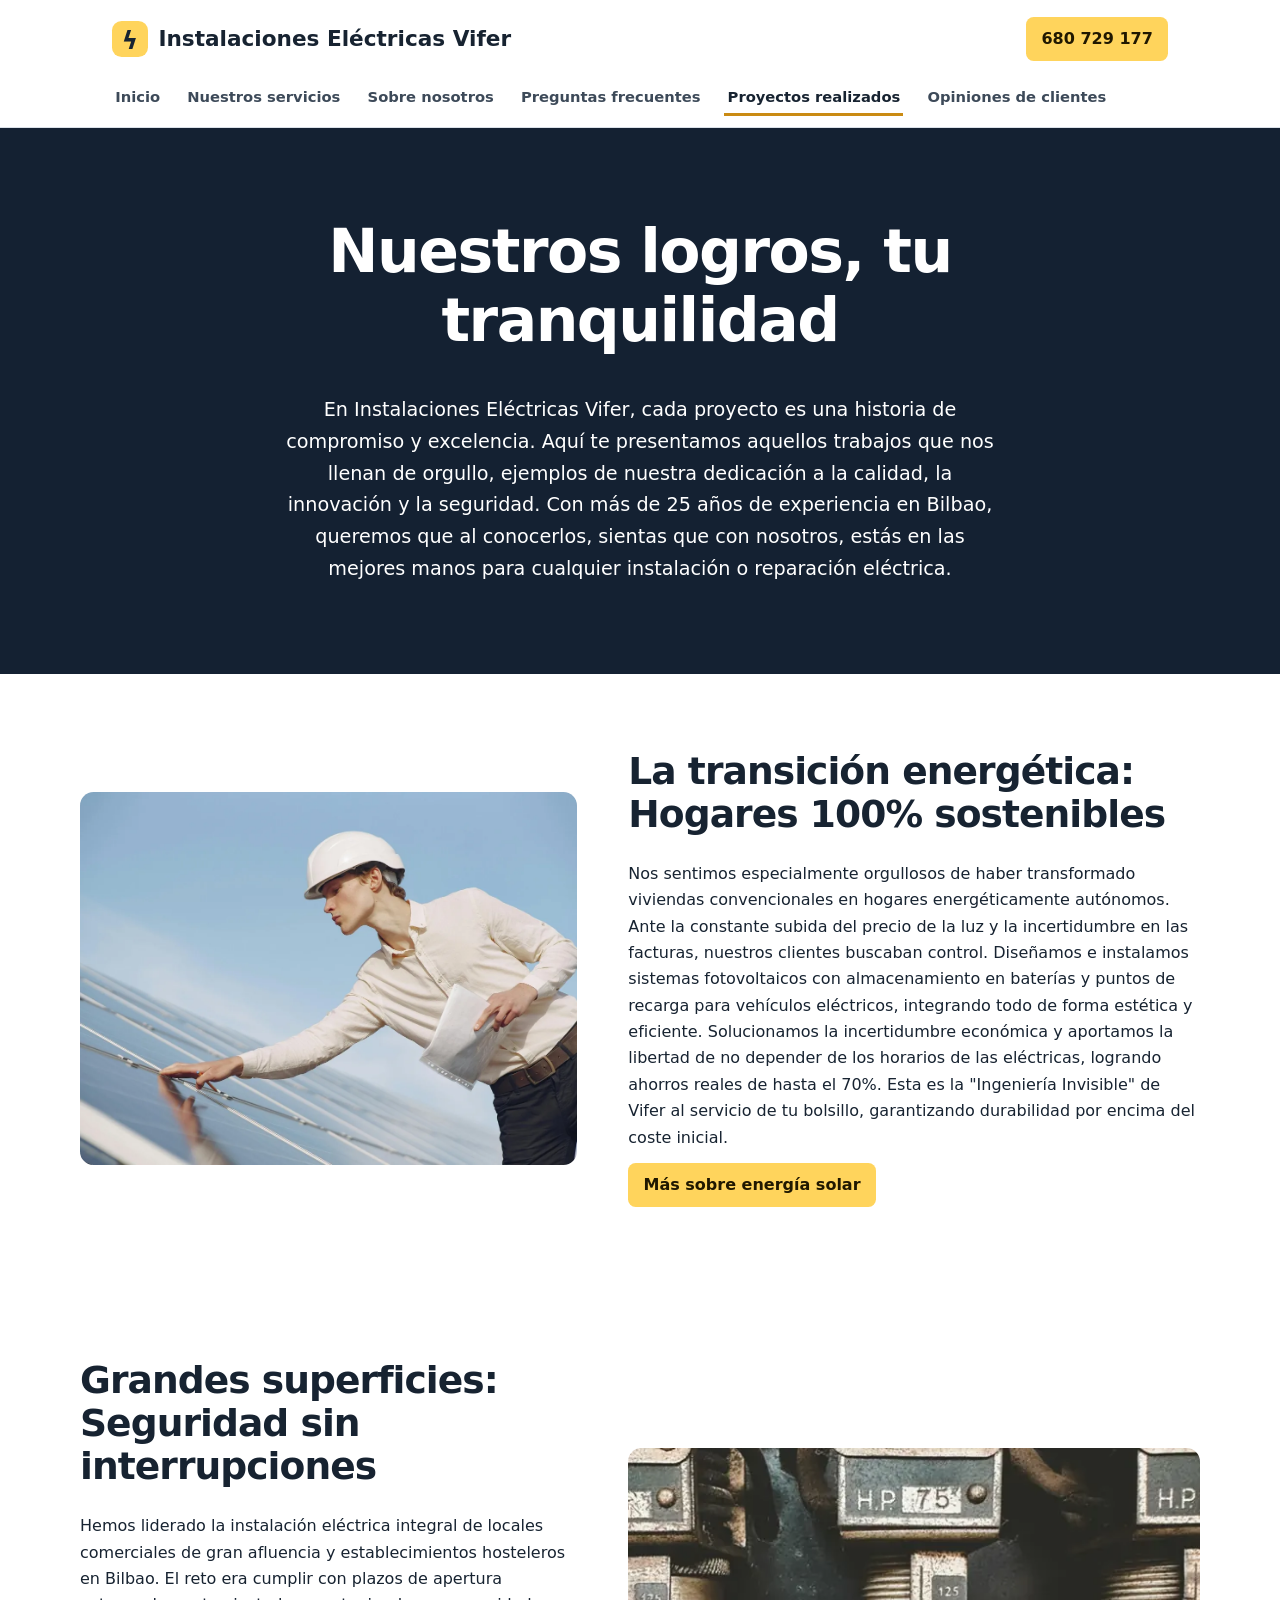
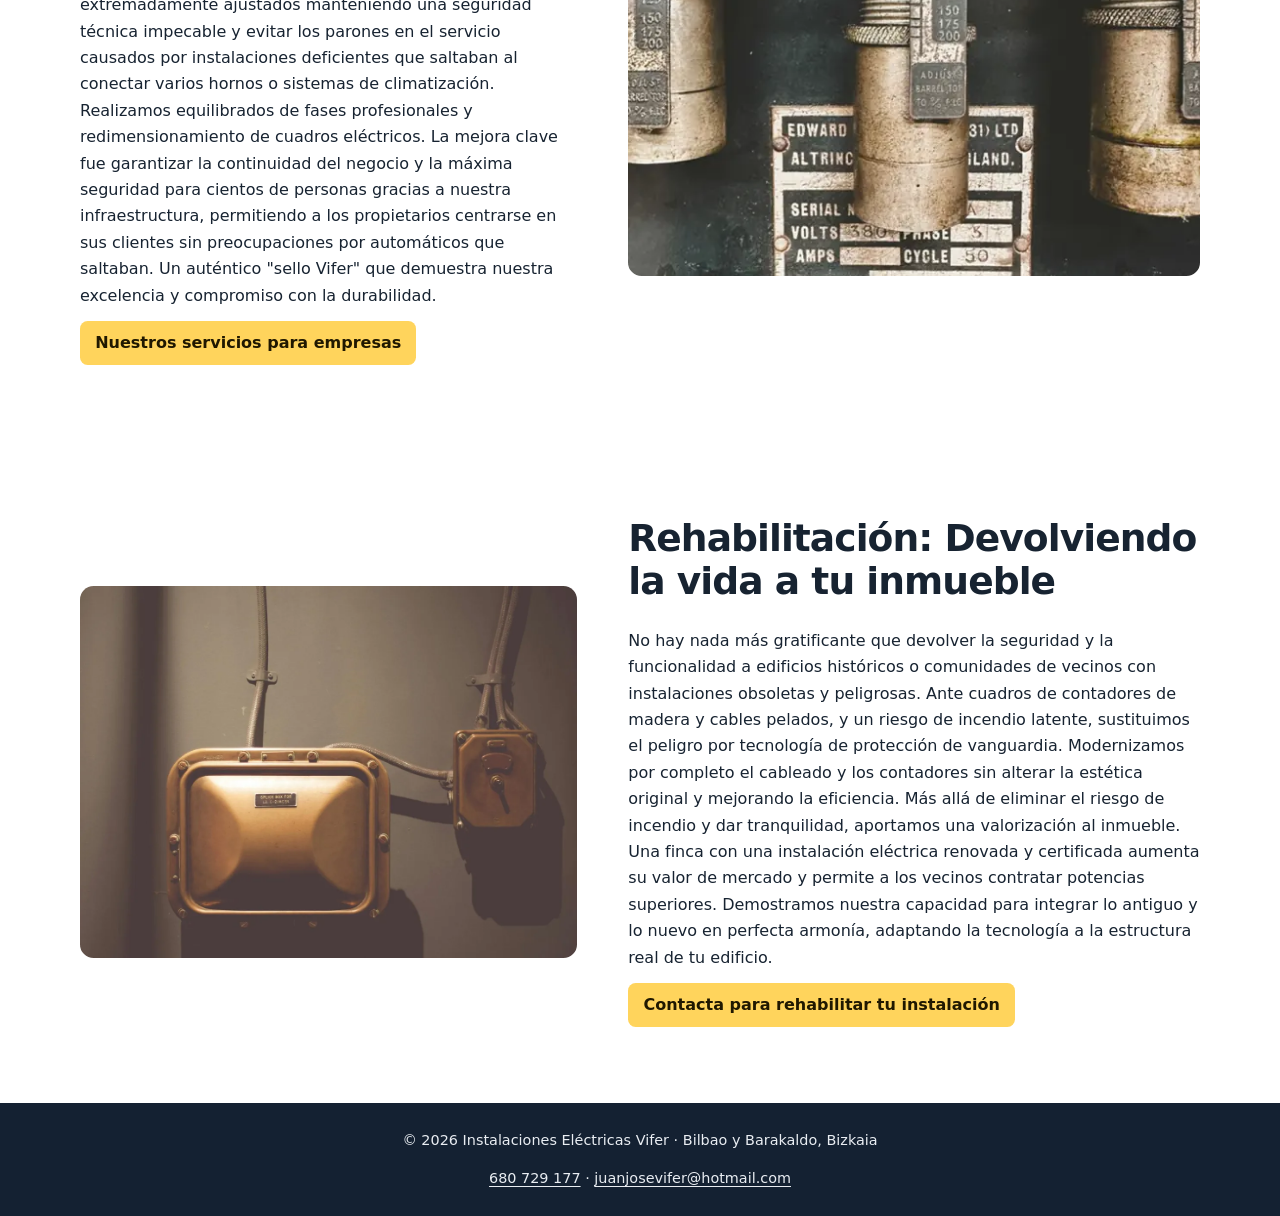
<file: proyectos-realizados/index.html>
<!doctype html>
<html lang="es">
<head>
  <meta charset="utf-8">
  <meta name="viewport" content="width=device-width, initial-scale=1">
  <title>Proyectos Realizados | Instalaciones eléctricas Vifer</title>
  <meta name="description" content="Proyectos de Instalaciones Eléctricas Vifer en viviendas, negocios e industria. Energía, renovación de instalaciones y mantenimiento eléctrico.">
  <link rel="canonical" href="https://www.instalacioneselectricasvifer.es/proyectos-realizados/">
  <meta property="og:type" content="website">
  <meta property="og:locale" content="es_ES">
  <meta property="og:title" content="Proyectos Realizados | Instalaciones eléctricas Vifer">
  <meta property="og:description" content="Proyectos de Instalaciones Eléctricas Vifer en viviendas, negocios e industria. Energía, renovación de instalaciones y mantenimiento eléctrico.">
  <meta property="og:url" content="https://www.instalacioneselectricasvifer.es/proyectos-realizados/">
  <meta property="og:image" content="https://www.instalacioneselectricasvifer.es/assets/compartir-proyectos-realizados.webp">
  <link rel="icon" type="image/svg+xml" href="../assets/icon.svg">
  <link rel="stylesheet" href="../assets/vifer.css">
  <script type="application/ld+json">{"@context": "https://schema.org", "@type": "Electrician", "@id": "https://www.instalacioneselectricasvifer.es/#vifer", "name": "Instalaciones Eléctricas Vifer", "url": "https://www.instalacioneselectricasvifer.es/", "telephone": "+34680729177", "areaServed": ["Bilbao", "Barakaldo"]}</script>
</head>
<body>
  <a class="skip" href="#contenido">Ir al contenido principal</a>
  <header class="site-header">
    <div class="top">
      <a class="brand" href="../"><span class="brand-icon" aria-hidden="true">ϟ</span><span>Instalaciones Eléctricas Vifer</span></a>
      <a class="button header-phone" href="tel:+34680729177">680 729 177</a>
    </div>
    <nav class="nav" aria-label="Menú principal">
      <a href="../">Inicio</a>
      <a href="../nuestros-servicios/">Nuestros servicios</a>
      <a href="../sobre-nosotros/">Sobre nosotros</a>
      <a href="../preguntas-frecuentes/">Preguntas frecuentes</a>
      <a href="../proyectos-realizados/" aria-current="page">Proyectos realizados</a>
      <a href="../opiniones-de-clientes/">Opiniones de clientes</a>
    </nav>
  </header>
  <main id="contenido">
<section id="jw-element-639979541" class="shaded panel hero">
    <div class="panel-content"><div>
                    <div id="jw-element-639979542">
    <div>
            <h1 class="center">Nuestros logros, tu tranquilidad</h1>    </div>
</div><div id="jw-element-639979543">
    <div>
            <p class="center">En Instalaciones Eléctricas Vifer, cada proyecto es una historia de compromiso y excelencia. Aquí te presentamos aquellos trabajos que nos llenan de orgullo, ejemplos de nuestra dedicación a la calidad, la innovación y la seguridad. Con más de 25 años de experiencia en Bilbao, queremos que al conocerlos, sientas que con nosotros, estás en las mejores manos para cualquier instalación o reparación eléctrica.</p>    </div>
</div></div></div></section>
<section id="jw-element-639979544" class="split panel">
    <div class="panel-media"><div><div><img src="../assets/4254163.webp" width="1300" height="867" alt="" loading="lazy" decoding="async"></div></div></div><div class="panel-content"><div><div id="jw-element-639979545">
    
</div><div id="jw-element-639979546">
    <div>
            <h2>La transición energética: Hogares 100% sostenibles</h2>    </div>
</div><div id="jw-element-639979547">
    <div>
            <p>Nos sentimos especialmente orgullosos de haber transformado viviendas convencionales en hogares energéticamente autónomos. Ante la constante subida del precio de la luz y la incertidumbre en las facturas, nuestros clientes buscaban control. Diseñamos e instalamos sistemas fotovoltaicos con almacenamiento en baterías y puntos de recarga para vehículos eléctricos, integrando todo de forma estética y eficiente. Solucionamos la incertidumbre económica y aportamos la libertad de no depender de los horarios de las eléctricas, logrando ahorros reales de hasta el 70%. Esta es la "Ingeniería Invisible" de Vifer al servicio de tu bolsillo, garantizando durabilidad por encima del coste inicial.</p>    </div>
</div><div id="jw-element-639979548">
    
</div><div id="jw-element-639979549">
    <div>
            <a class="button" href="../preguntas-frecuentes/">
                        <span>
                Más sobre energía solar            </span>
        </a>
    </div>
</div><div id="jw-element-639979550">
    
</div></div></div></section>
<section id="jw-element-639979551" class="split image-right panel">
    <div class="panel-media"><div><div><img src="../assets/16533196.webp" width="585" height="750" alt="" loading="lazy" decoding="async"></div></div></div><div class="panel-content"><div><div id="jw-element-639979552">
    
</div><div id="jw-element-639979553">
    <div>
            <h2>Grandes superficies: Seguridad sin interrupciones</h2>    </div>
</div><div id="jw-element-639979554">
    <div>
            <p>Hemos liderado la instalación eléctrica integral de locales comerciales de gran afluencia y establecimientos hosteleros en Bilbao. El reto era cumplir con plazos de apertura extremadamente ajustados manteniendo una seguridad técnica impecable y evitar los parones en el servicio causados por instalaciones deficientes que saltaban al conectar varios hornos o sistemas de climatización. Realizamos equilibrados de fases profesionales y redimensionamiento de cuadros eléctricos. La mejora clave fue garantizar la continuidad del negocio y la máxima seguridad para cientos de personas gracias a nuestra infraestructura, permitiendo a los propietarios centrarse en sus clientes sin preocupaciones por automáticos que saltaban. Un auténtico "sello Vifer" que demuestra nuestra excelencia y compromiso con la durabilidad.</p>    </div>
</div><div id="jw-element-639979555">
    
</div><div id="jw-element-639979556">
    <div>
            <a class="button" href="../nuestros-servicios/">
                        <span>
                Nuestros servicios para empresas            </span>
        </a>
    </div>
</div><div id="jw-element-639979557">
    
</div></div></div></section>
<section id="jw-element-639979558" class="split panel">
    <div class="panel-media"><div><div><img src="../assets/311197.webp" width="1300" height="865" alt="" loading="lazy" decoding="async"></div></div></div><div class="panel-content"><div><div id="jw-element-639979559">
    
</div><div id="jw-element-639979560">
    <div>
            <h2>Rehabilitación: Devolviendo la vida a tu inmueble</h2>    </div>
</div><div id="jw-element-639979561">
    <div>
            <p>No hay nada más gratificante que devolver la seguridad y la funcionalidad a edificios históricos o comunidades de vecinos con instalaciones obsoletas y peligrosas. Ante cuadros de contadores de madera y cables pelados, y un riesgo de incendio latente, sustituimos el peligro por tecnología de protección de vanguardia. Modernizamos por completo el cableado y los contadores sin alterar la estética original y mejorando la eficiencia. Más allá de eliminar el riesgo de incendio y dar tranquilidad, aportamos una valorización al inmueble. Una finca con una instalación eléctrica renovada y certificada aumenta su valor de mercado y permite a los vecinos contratar potencias superiores. Demostramos nuestra capacidad para integrar lo antiguo y lo nuevo en perfecta armonía, adaptando la tecnología a la estructura real de tu edificio.</p>    </div>
</div><div id="jw-element-639979562">
    
</div><div id="jw-element-639979563">
    <div>
            <a class="button" href="tel:+34680729177">
                        <span>
                Contacta para rehabilitar tu instalación            </span>
        </a>
    </div>
</div><div id="jw-element-639979564">
    
</div></div></div></section>
  </main>
  <footer class="site-footer">
    <p>© 2026 Instalaciones Eléctricas Vifer · Bilbao y Barakaldo, Bizkaia</p>
    <p><a href="tel:+34680729177">680 729 177</a> · <a href="mailto:juanjosevifer@hotmail.com">juanjosevifer@hotmail.com</a></p>
  </footer>
</body>
</html>
</file>
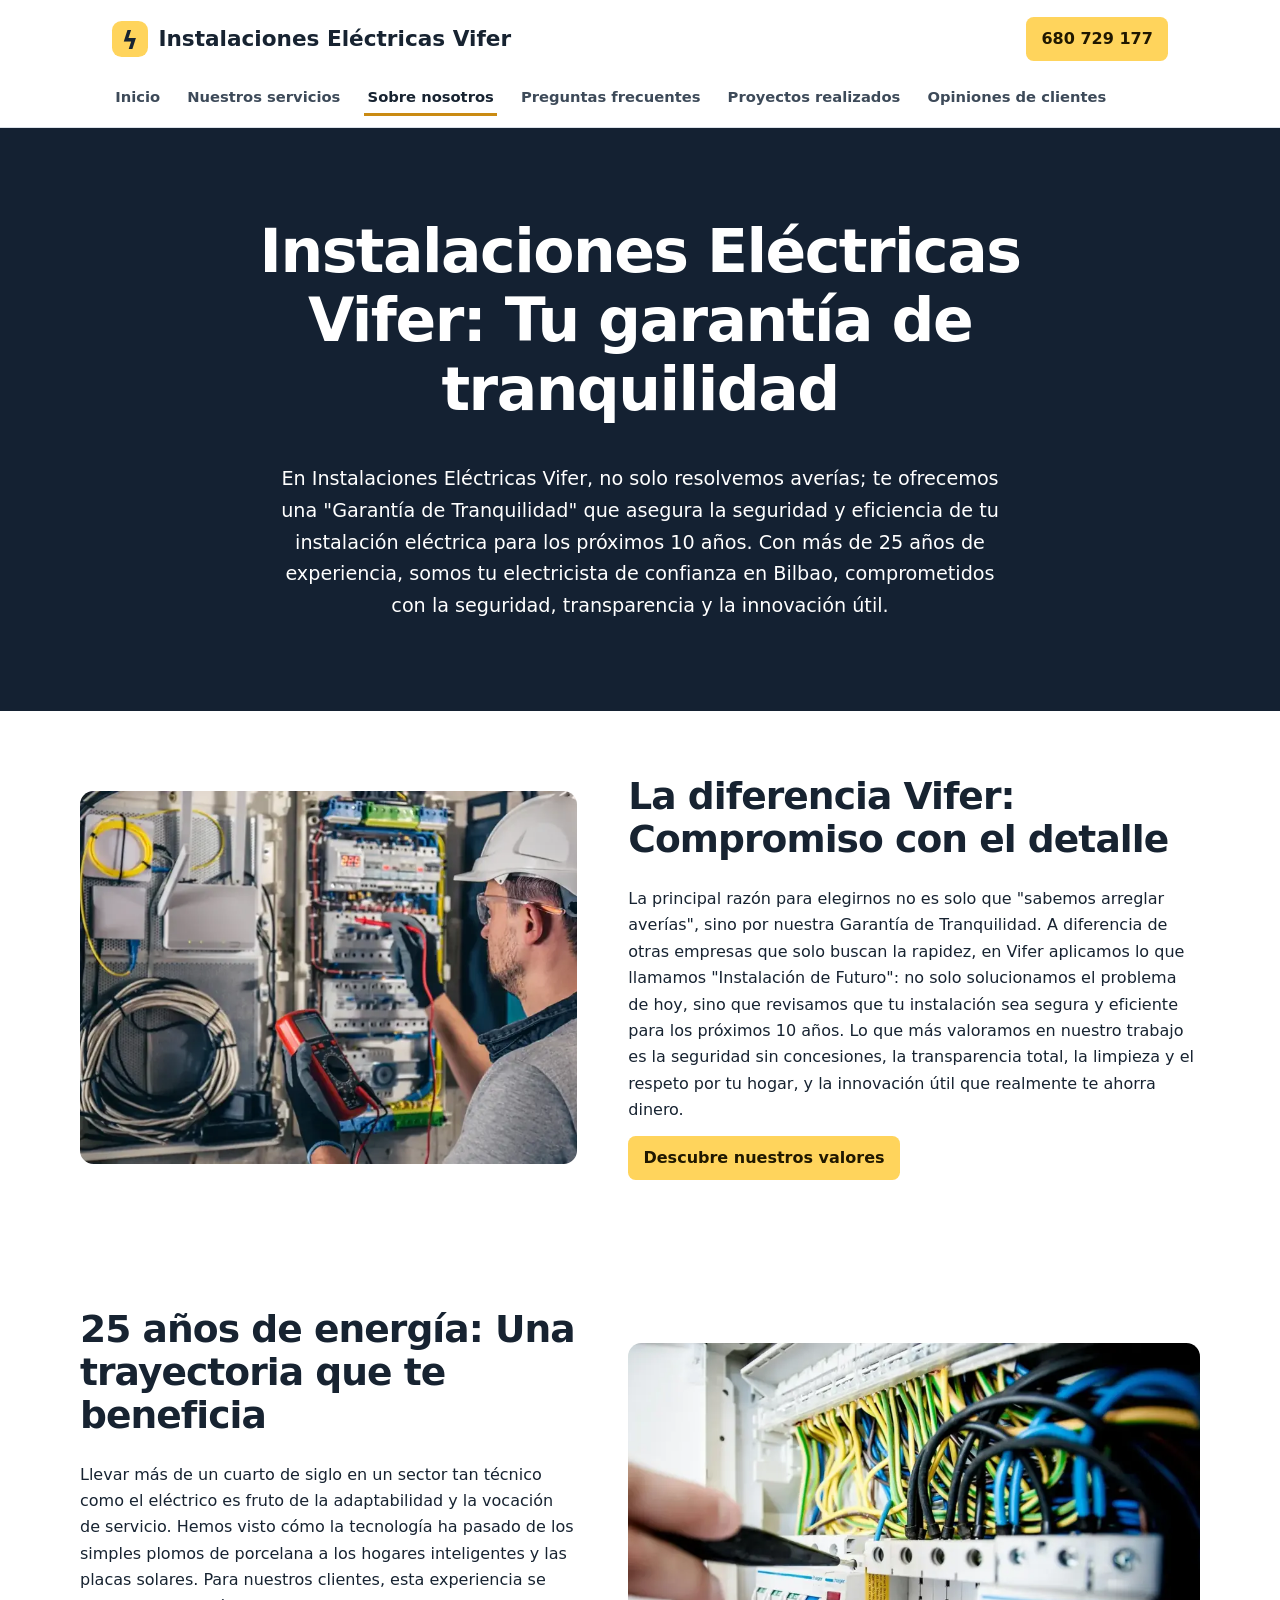
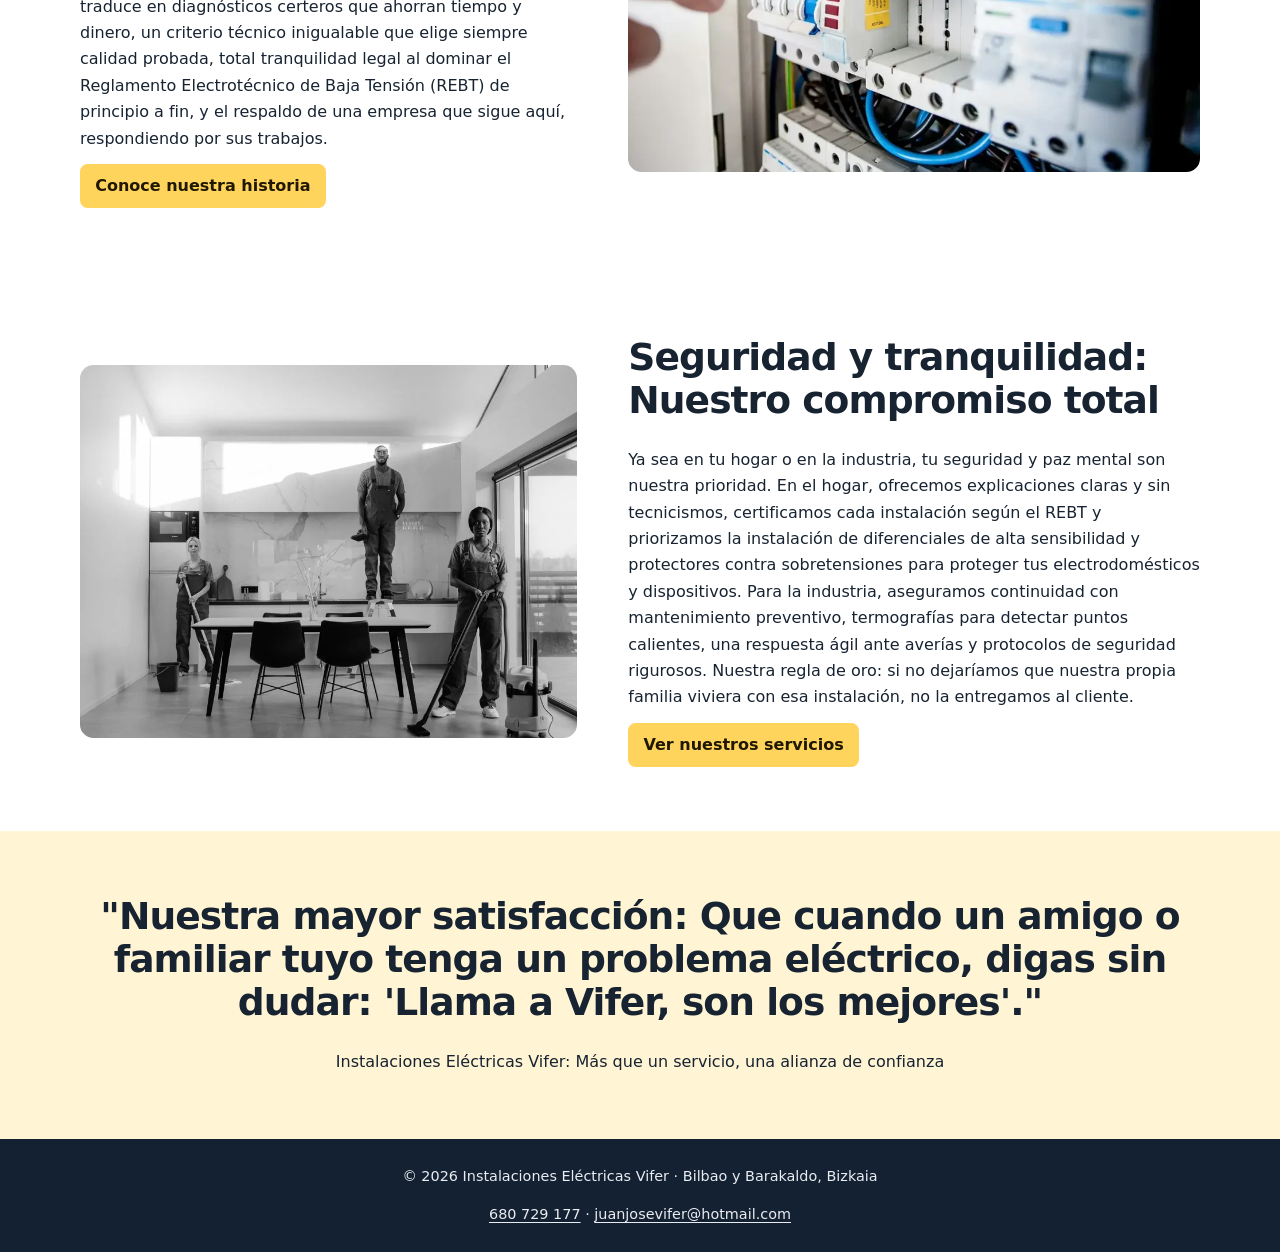
<file: sobre-nosotros/index.html>
<!doctype html>
<html lang="es">
<head>
  <meta charset="utf-8">
  <meta name="viewport" content="width=device-width, initial-scale=1">
  <title>Sobre Nosotros | Instalaciones eléctricas Vifer</title>
  <meta name="description" content="Conoce a Juanjo y el trabajo de Instalaciones Eléctricas Vifer. Más de 25 años de experiencia en Bilbao, Barakaldo y alrededores.">
  <link rel="canonical" href="https://www.instalacioneselectricasvifer.es/sobre-nosotros/">
  <meta property="og:type" content="website">
  <meta property="og:locale" content="es_ES">
  <meta property="og:title" content="Sobre Nosotros | Instalaciones eléctricas Vifer">
  <meta property="og:description" content="Conoce a Juanjo y el trabajo de Instalaciones Eléctricas Vifer. Más de 25 años de experiencia en Bilbao, Barakaldo y alrededores.">
  <meta property="og:url" content="https://www.instalacioneselectricasvifer.es/sobre-nosotros/">
  <meta property="og:image" content="https://www.instalacioneselectricasvifer.es/assets/compartir-sobre-nosotros.webp">
  <link rel="icon" type="image/svg+xml" href="../assets/icon.svg">
  <link rel="stylesheet" href="../assets/vifer.css">
  <script type="application/ld+json">{"@context": "https://schema.org", "@type": "Electrician", "@id": "https://www.instalacioneselectricasvifer.es/#vifer", "name": "Instalaciones Eléctricas Vifer", "url": "https://www.instalacioneselectricasvifer.es/", "telephone": "+34680729177", "areaServed": ["Bilbao", "Barakaldo"]}</script>
</head>
<body>
  <a class="skip" href="#contenido">Ir al contenido principal</a>
  <header class="site-header">
    <div class="top">
      <a class="brand" href="../"><span class="brand-icon" aria-hidden="true">ϟ</span><span>Instalaciones Eléctricas Vifer</span></a>
      <a class="button header-phone" href="tel:+34680729177">680 729 177</a>
    </div>
    <nav class="nav" aria-label="Menú principal">
      <a href="../">Inicio</a>
      <a href="../nuestros-servicios/">Nuestros servicios</a>
      <a href="../sobre-nosotros/" aria-current="page">Sobre nosotros</a>
      <a href="../preguntas-frecuentes/">Preguntas frecuentes</a>
      <a href="../proyectos-realizados/">Proyectos realizados</a>
      <a href="../opiniones-de-clientes/">Opiniones de clientes</a>
    </nav>
  </header>
  <main id="contenido">
<section id="jw-element-639967395" class="shaded panel hero">
    <div class="panel-content"><div>
                    <div id="jw-element-639967396">
    <div>
            <h1 class="center">Instalaciones Eléctricas Vifer: Tu garantía de tranquilidad</h1>    </div>
</div><div id="jw-element-639967397">
    <div>
            <p class="center">En Instalaciones Eléctricas Vifer, no solo resolvemos averías; te ofrecemos una "Garantía de Tranquilidad" que asegura la seguridad y eficiencia de tu instalación eléctrica para los próximos 10 años. Con más de 25 años de experiencia, somos tu electricista de confianza en Bilbao, comprometidos con la seguridad, transparencia y la innovación útil.</p>    </div>
</div></div></div></section>
<section id="jw-element-639967398" class="split panel">
    <div class="panel-media"><div><div><img src="../assets/20.webp" width="1050" height="583" alt="" loading="lazy" decoding="async"></div></div></div><div class="panel-content"><div><div id="jw-element-639967399">
    <div>
            <h2>La diferencia Vifer: Compromiso con el detalle</h2>    </div>
</div><div id="jw-element-639967400">
    <div>
            <p>La principal razón para elegirnos no es solo que "sabemos arreglar averías", sino por nuestra Garantía de Tranquilidad. A diferencia de otras empresas que solo buscan la rapidez, en Vifer aplicamos lo que llamamos "Instalación de Futuro": no solo solucionamos el problema de hoy, sino que revisamos que tu instalación sea segura y eficiente para los próximos 10 años. Lo que más valoramos en nuestro trabajo es la seguridad sin concesiones, la transparencia total, la limpieza y el respeto por tu hogar, y la innovación útil que realmente te ahorra dinero.</p>    </div>
</div><div id="jw-element-639967401">
    <div>
            <a class="button" href="#jw-element-639967398">
                        <span>
                Descubre nuestros valores            </span>
        </a>
    </div>
</div></div></div></section>
<section id="jw-element-639967402" class="split image-right panel">
    <div class="panel-media"><div><div><img src="../assets/257736.webp" width="1050" height="699" alt="" loading="lazy" decoding="async"></div></div></div><div class="panel-content"><div><div id="jw-element-639967403">
    <div>
            <h2>25 años de energía: Una trayectoria que te beneficia</h2>    </div>
</div><div id="jw-element-639967404">
    <div>
            <p>Llevar más de un cuarto de siglo en un sector tan técnico como el eléctrico es fruto de la adaptabilidad y la vocación de servicio. Hemos visto cómo la tecnología ha pasado de los simples plomos de porcelana a los hogares inteligentes y las placas solares. Para nuestros clientes, esta experiencia se traduce en diagnósticos certeros que ahorran tiempo y dinero, un criterio técnico inigualable que elige siempre calidad probada, total tranquilidad legal al dominar el Reglamento Electrotécnico de Baja Tensión (REBT) de principio a fin, y el respaldo de una empresa que sigue aquí, respondiendo por sus trabajos.</p>    </div>
</div><div id="jw-element-639967405">
    <div>
            <a class="button" href="#jw-element-639967402">
                        <span>
                Conoce nuestra historia            </span>
        </a>
    </div>
</div></div></div></section>
<section id="jw-element-639967406" class="split panel">
    <div class="panel-media"><div><div><img src="../assets/6196678.webp" width="867" height="1300" alt="" loading="lazy" decoding="async"></div></div></div><div class="panel-content"><div><div id="jw-element-639967407">
    <div>
            <h2>Seguridad y tranquilidad: Nuestro compromiso total</h2>    </div>
</div><div id="jw-element-639967408">
    <div>
            <p>Ya sea en tu hogar o en la industria, tu seguridad y paz mental son nuestra prioridad. En el hogar, ofrecemos explicaciones claras y sin tecnicismos, certificamos cada instalación según el REBT y priorizamos la instalación de diferenciales de alta sensibilidad y protectores contra sobretensiones para proteger tus electrodomésticos y dispositivos. Para la industria, aseguramos continuidad con mantenimiento preventivo, termografías para detectar puntos calientes, una respuesta ágil ante averías y protocolos de seguridad rigurosos. Nuestra regla de oro: si no dejaríamos que nuestra propia familia viviera con esa instalación, no la entregamos al cliente.</p>    </div>
</div><div id="jw-element-639967409">
    <div>
            <a class="button" href="../nuestros-servicios/">
                        <span>
                Ver nuestros servicios            </span>
        </a>
    </div>
</div></div></div></section>
<section id="jw-element-639967410" class="accent panel">
    <div class="panel-content"><div><div id="jw-element-639967411">
    <div>
            <h2 class="center">"Nuestra mayor satisfacción: Que cuando un amigo o familiar tuyo tenga un problema eléctrico, digas sin dudar: 'Llama a Vifer, son los mejores'."</h2>    </div>
</div><div id="jw-element-639967412">
    <div>
            <p class="center">Instalaciones Eléctricas Vifer: Más que un servicio, una alianza de confianza</p>    </div>
</div></div></div></section>
  </main>
  <footer class="site-footer">
    <p>© 2026 Instalaciones Eléctricas Vifer · Bilbao y Barakaldo, Bizkaia</p>
    <p><a href="tel:+34680729177">680 729 177</a> · <a href="mailto:juanjosevifer@hotmail.com">juanjosevifer@hotmail.com</a></p>
  </footer>
</body>
</html>
</file>
<file: assets/vifer.css>
:root {
  color-scheme: light;
  --ink: #172331;
  --muted: #3d4a59;
  --night: #142132;
  --paper: #fff;
  --wash: #f1f4f8;
  --yellow: #ffd45c;
  --edge: #dbe1e9;
  --width: 70rem;
  font-family: system-ui, -apple-system, "Segoe UI", sans-serif;
  color: var(--ink);
  background: var(--paper);
}
* { box-sizing: border-box; }
body { margin: 0; line-height: 1.65; }
a { color: #234d80; text-underline-offset: .2em; }
a:focus-visible { outline: 3px solid #2769ae; outline-offset: 4px; }
img { display: block; width: 100%; height: auto; }
p, ul, ol { margin: 0 0 1em; }
p:last-child { margin-bottom: 0; }
h1, h2, h3 { line-height: 1.15; letter-spacing: -.025em; margin: 0 0 .65em; }
h1 { font-size: clamp(2.15rem, 5.6vw, 3.75rem); }
h2 { font-size: clamp(1.6rem, 3.55vw, 2.35rem); }
h3 { font-size: 1.3rem; }
.skip { position: absolute; top: -5rem; left: 1rem; background: white; padding: .75rem; z-index: 3; }
.skip:focus { top: .5rem; }
.top, .nav { max-width: var(--width); margin: auto; padding-inline: clamp(1rem, 4vw, 2rem); }
.site-header { background: var(--paper); border-bottom: 1px solid var(--edge); }
.top { display: flex; justify-content: space-between; align-items: center; gap: 1rem; padding-block: 1.05rem; }
.brand { color: var(--ink); text-decoration: none; font-size: clamp(1rem, 2vw, 1.35rem); font-weight: 800; display: flex; align-items: center; gap: .65rem; }
.brand-icon { background: var(--yellow); border-radius: .6rem; width: 2.25rem; height: 2.25rem; display: grid; place-items: center; font-weight: 900; font-size: 1.55rem; flex: none; }
.nav { display: flex; flex-wrap: wrap; gap: .2rem clamp(.35rem, 1.7vw, 1.3rem); padding-bottom: .65rem; }
.nav a { color: var(--muted); font-size: .92rem; font-weight: 650; padding: .45rem .2rem; text-decoration: none; }
.nav a:hover, .nav a[aria-current] { color: var(--ink); box-shadow: inset 0 -3px #ca8b13; }
.panel { padding: clamp(2.2rem, 5vw, 4.4rem) clamp(1rem, 4vw, 2rem); }
.panel > .panel-content { max-width: var(--width); margin: auto; min-width: 0; }
.panel-content > div > div + div { margin-top: .75rem; }
.panel.shaded { background: var(--wash); }
.panel.hero, .panel.dark { background: var(--night); color: #fff; }
.panel.hero { padding-block: clamp(2.9rem, 7vw, 6rem); }
.panel.hero p { max-width: 59ch; margin-inline: auto; font-size: clamp(1rem, 2vw, 1.2rem); }
.panel.hero > .panel-content { text-align: center; max-width: 54rem; }
.panel.accent:not(.hero) { background: #fff4d4; }
.panel.narrow > .panel-content { max-width: 52rem; }
.panel.split { display: grid; grid-template-columns: minmax(0, 1fr) minmax(0, 1.15fr); gap: clamp(1.4rem, 4vw, 3.7rem); align-items: center; max-width: calc(var(--width) + 4rem); margin-inline: auto; }
.panel.split.image-right > .panel-media { order: 2; }
.panel-media img { aspect-ratio: 4 / 3; object-fit: cover; border-radius: .85rem; }
.columns { display: flex; flex-wrap: wrap; gap: 1.3rem; margin-top: 1.45rem; }
.column { flex: 1 1 14.5rem; min-width: 0; border: 1px solid var(--edge); border-radius: .85rem; padding: 1.1rem; background: var(--paper); color: var(--ink); }
.column > div + div { margin-top: .85rem; }
.column img { aspect-ratio: 4 / 3; object-fit: cover; border-radius: .5rem; }
.quote-mark::before { content: "“"; display: block; height: .8em; font-size: 3rem; color: #76520c; font-family: Georgia, serif; }
.button { display: inline-flex; justify-content: center; align-items: center; padding: .6rem .95rem; min-height: 2.75rem; border-radius: .48rem; background: var(--yellow); color: #201800; font-weight: 750; text-decoration: none; line-height: 1.35; }
.button:hover { background: #ffcb3f; }
.button.secondary { background: var(--paper); border: 1px solid var(--edge); color: var(--ink); }
.header-phone { white-space: nowrap; }
.center { text-align: center; }
.contact-actions { display: flex; flex-wrap: wrap; gap: .5rem; margin-top: 1rem; }
.site-footer { text-align: center; background: var(--night); color: #e9edf2; padding: 1.6rem 1rem; font-size: .9rem; }
.site-footer a, .hero a:not(.button), .dark a:not(.button) { color: inherit; }
@media (max-width: 42rem) {
  .panel.split { grid-template-columns: 1fr; }
  .panel.split.image-right > .panel-media { order: 0; }
  .top { align-items: flex-start; }
  .header-phone { padding-inline: .55rem; font-size: .81rem; }
  .nav a { font-size: .84rem; }
}

.portrait { width: min(100%, 200px); height: auto; border-radius: .75rem; }
.portrait-hero {
  display: grid;
  grid-template-columns: minmax(0, 42rem) auto;
  justify-content: center;
  align-items: center;
  gap: clamp(1.2rem, 4vw, 3rem);
}
.hero-portrait { justify-self: center; }
.column img.review-portrait { aspect-ratio: 1; margin: auto; object-fit: contain; }
@media (max-width: 42rem) {
  .portrait-hero { grid-template-columns: minmax(0, 1fr); }
}
</file>
